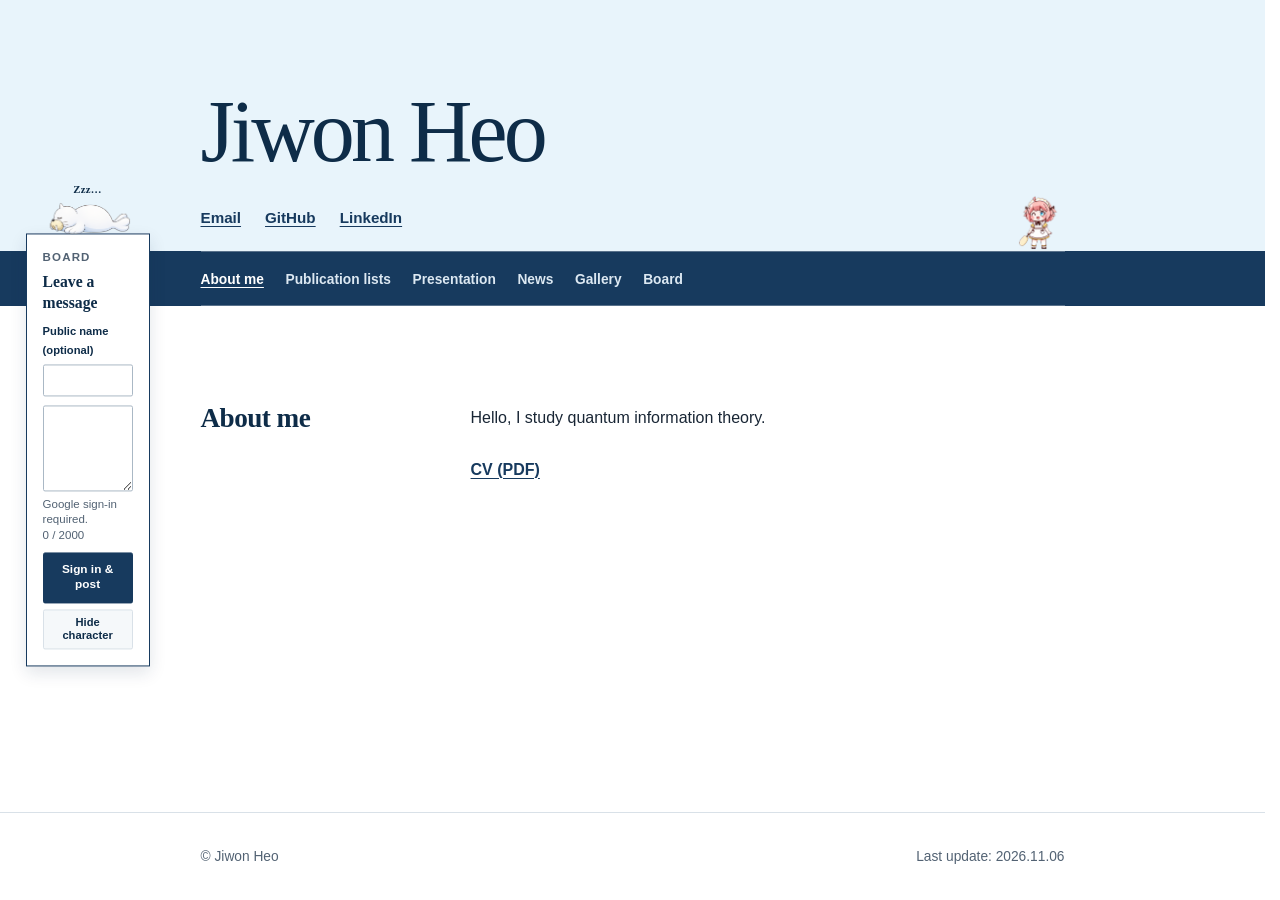
<file: about.html>
<!doctype html>
<html lang="en">
<head>
  <meta charset="utf-8">
  <meta name="viewport" content="width=device-width, initial-scale=1">
  <meta
    http-equiv="Content-Security-Policy"
    content="default-src 'self'; connect-src https://atdqvkkpnupphxrdoawq.supabase.co; base-uri 'none'; form-action 'self'; object-src 'none'; frame-src 'none'"
  >
  <meta
    name="description"
    content="About Jiwon Heo, a quantum information researcher at KAIST."
  >
  <meta name="theme-color" content="#173a5e">

  <title>About me | Jiwon Heo</title>

  <link rel="stylesheet" href="style.css?v=20260813-9">
  <link rel="preload" as="image" type="image/png" href="assets/seal-model-v2/sleeping-side.png?v=20260813-3" fetchpriority="high">
  <link rel="preload" as="image" type="image/png" href="assets/seal-model-v2/awake-side.png?v=20260813-3" fetchpriority="high">
  <link rel="preload" as="script" href="board.js?v=20260813-8">
  <link rel="preload" as="script" href="seal-bootstrap.js?v=20260813-1">
  <link rel="expect" href="#message-card-title" blocking="render">
</head>

<body>
  <a class="skip-link" href="#main-content">Skip to main content</a>

  <header class="title-block">
    <div class="title-panel">
      <div class="container">
        <h1><a class="site-title-link" href="index.html">Jiwon Heo</a></h1>

        <nav aria-label="Contact and academic profiles">
          <ul class="profile-links">
            <li><a href="mailto:4865sj@gmail.com">Email</a></li>
            <li>
              <a
                href="https://github.com/4865sj"
                aria-label="GitHub (opens in a new tab)"
                target="_blank"
                rel="noopener noreferrer"
              >GitHub</a>
            </li>
            <li>
              <a
                href="https://kr.linkedin.com/in/4865sj"
                aria-label="LinkedIn (opens in a new tab)"
                target="_blank"
                rel="noopener noreferrer"
              >LinkedIn</a>
            </li>
          </ul>
        </nav>
      </div>
    </div>

    <nav class="category-nav" aria-label="Pages">
      <div class="container">
        <ul class="category-links">
          <li><a href="about.html" aria-current="page">About me</a></li>
          <li><a href="publications.html">Publication lists</a></li>
          <li><a href="presentations.html">Presentation</a></li>
          <li><a href="news.html">News</a></li>
          <li><a href="gallery-test.html">Gallery</a></li>
          <li><a href="board.html">Board</a></li>
        </ul>
      </div>
    </nav>
  </header>

  <main id="main-content">
    <section class="content-section" aria-labelledby="about-title">
      <div class="section-layout container">
        <header class="section-heading">
          <h2 id="about-title">About me</h2>
        </header>

        <div class="section-content about-content">
          <p>Hello, I study quantum information theory.</p>
          <p class="about-links"><a href="cv.pdf">CV (PDF)</a></p>
        </div>
      </div>
    </section>
  </main>

  <aside class="message-card seal-enhanced" aria-labelledby="message-card-title">
    <button
      class="card-seal card-seal--sleeping card-seal--slot-2"
      type="button"
      aria-label="Wake the sleeping white seal"
      aria-hidden="true"
      tabindex="-1"
    >
      <span class="card-seal__zzz" aria-hidden="true">Zzz&hellip;</span>
      <span class="card-seal__alert" aria-hidden="true">!</span>
      <span class="card-seal__facing" aria-hidden="true">
        <span class="card-seal__sprite">
          <img
            class="card-seal__art card-seal__art--sleeping"
            src="assets/seal-model-v2/sleeping-side.png?v=20260813-3"
            alt=""
            width="724"
            height="543"
            decoding="sync"
            loading="eager"
            fetchpriority="high"
            draggable="false"
          >
          <img
            class="card-seal__art card-seal__art--awake card-seal__art--awake-tail"
            src="assets/seal-model-v2/awake-side.png?v=20260813-3"
            alt=""
            width="724"
            height="543"
            decoding="sync"
            loading="eager"
            fetchpriority="high"
            draggable="false"
          >
          <img
            class="card-seal__art card-seal__art--awake card-seal__art--awake-body"
            src="assets/seal-model-v2/awake-side.png?v=20260813-3"
            alt=""
            width="724"
            height="543"
            decoding="sync"
            loading="eager"
            fetchpriority="high"
            draggable="false"
          >
        </span>
      </span>
    </button>
    <script src="seal-bootstrap.js?v=20260813-1"></script>
    <div class="message-card-content">
    <p class="message-label">Board</p>
    <form
      class="message-form"
      action="board.html"
      method="post"
      data-message-form="top-level"
    >
      <label id="message-card-title" class="message-title" for="about-message">
        Leave a message
      </label>
      <textarea
        id="about-message"
        name="message"
        rows="4"
        maxlength="2000"
        aria-describedby="about-message-note about-message-count"
        data-message-body
        required
      ></textarea>
      <div class="message-form-meta">
        <span id="about-message-note" data-session-note>Google sign-in required.</span>
        <span id="about-message-count" data-message-count>0 / 2000</span>
      </div>
      <button
        class="button message-submit"
        type="submit"
        data-message-submit
        data-signed-in-label="Post to Board"
      >Sign in &amp; post</button>
      <p class="form-status" data-message-status role="status" aria-live="polite"></p>
    </form>
    </div>
    <span
      class="card-seal-status visually-hidden"
      role="status"
      aria-live="polite"
    ></span>
  </aside>

  <footer class="site-footer">
    <div class="footer-content container">
      <p>&copy; Jiwon Heo</p>
      <p>Last update: 2026.11.06</p>
    </div>
  </footer>

  <script src="board.js?v=20260813-8" defer></script>
</body>
</html>
</file>
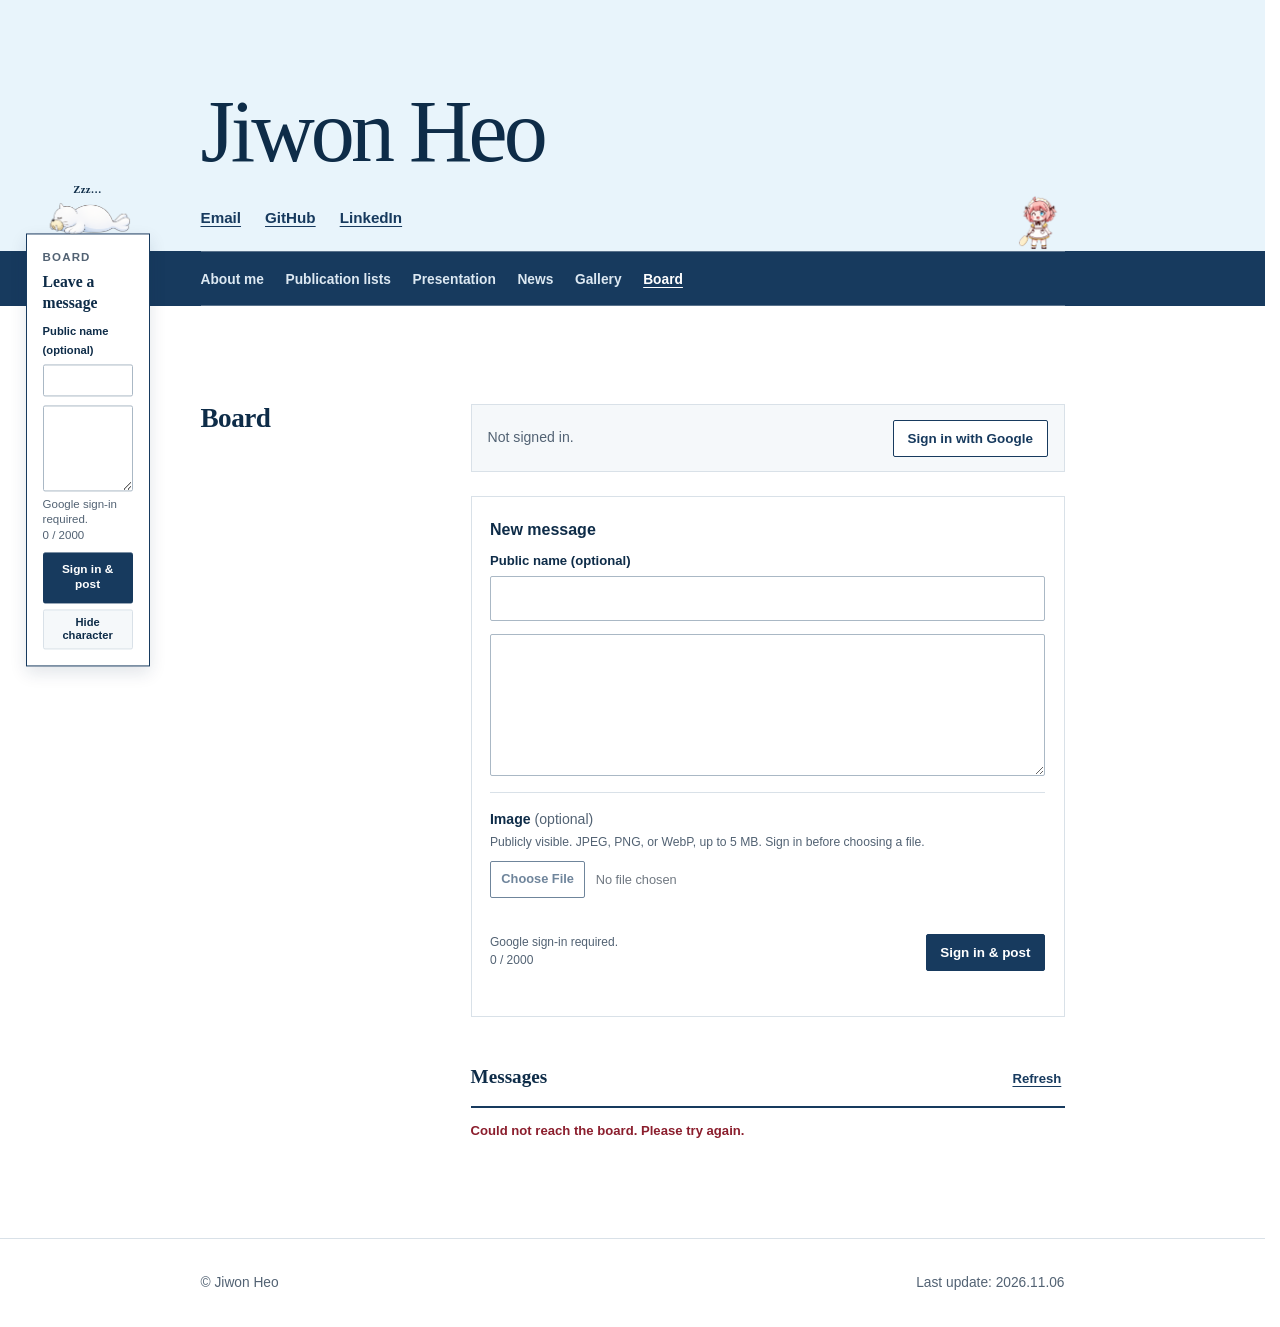
<file: board.html>
<!doctype html>
<html lang="en">
<head>
  <meta charset="utf-8">
  <meta name="viewport" content="width=device-width, initial-scale=1">
  <meta
    http-equiv="Content-Security-Policy"
    content="default-src 'self'; connect-src https://atdqvkkpnupphxrdoawq.supabase.co; img-src 'self' blob: https://atdqvkkpnupphxrdoawq.supabase.co; base-uri 'none'; form-action 'self'; object-src 'none'; frame-src 'none'"
  >
  <meta
    name="description"
    content="Public message board for Jiwon Heo's academic homepage."
  >
  <meta name="theme-color" content="#173a5e">

  <title>Board | Jiwon Heo</title>

  <link rel="stylesheet" href="style.css?v=20260813-9">
  <link rel="preload" as="image" type="image/png" href="assets/seal-model-v2/sleeping-side.png?v=20260813-3" fetchpriority="high">
  <link rel="preload" as="image" type="image/png" href="assets/seal-model-v2/awake-side.png?v=20260813-3" fetchpriority="high">
  <link rel="preload" as="script" href="board.js?v=20260813-8">
  <link rel="preload" as="script" href="seal-bootstrap.js?v=20260813-1">
  <link rel="expect" href="#message-card-title" blocking="render">
</head>

<body>
  <a class="skip-link" href="#main-content">Skip to main content</a>

  <header class="title-block">
    <div class="title-panel">
      <div class="container">
        <h1><a class="site-title-link" href="index.html">Jiwon Heo</a></h1>

        <nav aria-label="Contact and academic profiles">
          <ul class="profile-links">
            <li><a href="mailto:4865sj@gmail.com">Email</a></li>
            <li>
              <a
                href="https://github.com/4865sj"
                aria-label="GitHub (opens in a new tab)"
                target="_blank"
                rel="noopener noreferrer"
              >GitHub</a>
            </li>
            <li>
              <a
                href="https://kr.linkedin.com/in/4865sj"
                aria-label="LinkedIn (opens in a new tab)"
                target="_blank"
                rel="noopener noreferrer"
              >LinkedIn</a>
            </li>
          </ul>
        </nav>
      </div>
    </div>

    <nav class="category-nav" aria-label="Pages">
      <div class="container">
        <ul class="category-links">
          <li><a href="about.html">About me</a></li>
          <li><a href="publications.html">Publication lists</a></li>
          <li><a href="presentations.html">Presentation</a></li>
          <li><a href="news.html">News</a></li>
          <li><a href="gallery-test.html">Gallery</a></li>
          <li><a href="board.html" aria-current="page">Board</a></li>
        </ul>
      </div>
    </nav>
  </header>

  <main id="main-content">
    <section class="content-section" aria-labelledby="board-title">
      <div class="section-layout container">
        <header class="section-heading">
          <h2 id="board-title">Board</h2>
        </header>

        <div class="section-content board-content">
          <div class="board-account">
            <p data-auth-status role="status" aria-live="polite">Not signed in.</p>
            <button class="button button-secondary" type="button" data-auth-action>
              Sign in with Google
            </button>
          </div>

          <form
            class="board-composer"
            action="board.html"
            method="post"
            data-message-form="top-level"
          >
            <label for="new-board-message">New message</label>
            <textarea
              id="new-board-message"
              name="message"
              rows="5"
              maxlength="2000"
              aria-describedby="new-board-message-note new-board-message-count"
              data-message-body
              required
            ></textarea>
            <div class="image-upload-field" data-image-upload>
              <label for="new-board-image">Image <span>(optional)</span></label>
              <p id="new-board-image-note" class="image-upload-note">
                Publicly visible. JPEG, PNG, or WebP, up to 5 MB. Sign in before
                choosing a file.
              </p>
              <input
                id="new-board-image"
                name="image"
                type="file"
                accept=".jpg,.jpeg,.png,.webp,image/jpeg,image/png,image/webp"
                aria-describedby="new-board-image-note new-board-image-status"
                data-image-input
                disabled
              >
              <div class="image-preview" data-image-preview hidden>
                <img alt="Selected image preview" data-image-preview-image>
                <div>
                  <p data-image-summary>Selected image</p>
                  <button class="text-button" type="button" data-image-remove>
                    Remove image
                  </button>
                </div>
              </div>
              <p
                id="new-board-image-status"
                class="form-status"
                role="status"
                aria-live="polite"
                data-image-status
              ></p>
            </div>
            <div class="composer-footer">
              <div class="composer-meta">
                <span id="new-board-message-note" data-session-note>
                  Google sign-in required.
                </span>
                <span id="new-board-message-count" data-message-count>0 / 2000</span>
              </div>
              <button
                class="button"
                type="submit"
                data-message-submit
                data-signed-in-label="Post message"
              >Sign in &amp; post</button>
            </div>
            <p class="form-status" data-message-status role="status" aria-live="polite"></p>
          </form>

          <div class="board-feed-heading">
            <h3>Messages</h3>
            <button class="text-button" type="button" data-board-refresh>
              Refresh
            </button>
          </div>
          <p class="board-status" data-board-status role="status" aria-live="polite">
            Loading messages&hellip;
          </p>
          <ol class="board-list" data-board-list aria-label="Board messages"></ol>
          <p class="empty-note" data-board-empty hidden>
            No messages yet. You can start the conversation above.
          </p>
        </div>
      </div>
    </section>
  </main>

  <aside class="message-card seal-enhanced" aria-labelledby="message-card-title">
    <button
      class="card-seal card-seal--sleeping card-seal--slot-2"
      type="button"
      aria-label="Wake the sleeping white seal"
      aria-hidden="true"
      tabindex="-1"
    >
      <span class="card-seal__zzz" aria-hidden="true">Zzz&hellip;</span>
      <span class="card-seal__alert" aria-hidden="true">!</span>
      <span class="card-seal__facing" aria-hidden="true">
        <span class="card-seal__sprite">
          <img
            class="card-seal__art card-seal__art--sleeping"
            src="assets/seal-model-v2/sleeping-side.png?v=20260813-3"
            alt=""
            width="724"
            height="543"
            decoding="sync"
            loading="eager"
            fetchpriority="high"
            draggable="false"
          >
          <img
            class="card-seal__art card-seal__art--awake card-seal__art--awake-tail"
            src="assets/seal-model-v2/awake-side.png?v=20260813-3"
            alt=""
            width="724"
            height="543"
            decoding="sync"
            loading="eager"
            fetchpriority="high"
            draggable="false"
          >
          <img
            class="card-seal__art card-seal__art--awake card-seal__art--awake-body"
            src="assets/seal-model-v2/awake-side.png?v=20260813-3"
            alt=""
            width="724"
            height="543"
            decoding="sync"
            loading="eager"
            fetchpriority="high"
            draggable="false"
          >
        </span>
      </span>
    </button>
    <script src="seal-bootstrap.js?v=20260813-1"></script>
    <div class="message-card-content">
    <p class="message-label">Board</p>
    <form
      class="message-form"
      action="board.html"
      method="post"
      data-message-form="top-level"
    >
      <label
        id="message-card-title"
        class="message-title"
        for="board-toolbar-message"
      >Leave a message</label>
      <textarea
        id="board-toolbar-message"
        name="message"
        rows="4"
        maxlength="2000"
        aria-describedby="board-toolbar-message-note board-toolbar-message-count"
        data-message-body
        required
      ></textarea>
      <div class="message-form-meta">
        <span id="board-toolbar-message-note" data-session-note>
          Google sign-in required.
        </span>
        <span id="board-toolbar-message-count" data-message-count>0 / 2000</span>
      </div>
      <button
        class="button message-submit"
        type="submit"
        data-message-submit
        data-signed-in-label="Post to Board"
      >Sign in &amp; post</button>
      <p class="form-status" data-message-status role="status" aria-live="polite"></p>
    </form>
    </div>
    <span
      class="card-seal-status visually-hidden"
      role="status"
      aria-live="polite"
    ></span>
  </aside>

  <footer class="site-footer">
    <div class="footer-content container">
      <p>&copy; Jiwon Heo</p>
      <p>Last update: 2026.11.06</p>
    </div>
  </footer>

  <script src="board.js?v=20260813-8" defer></script>
</body>
</html>
</file>
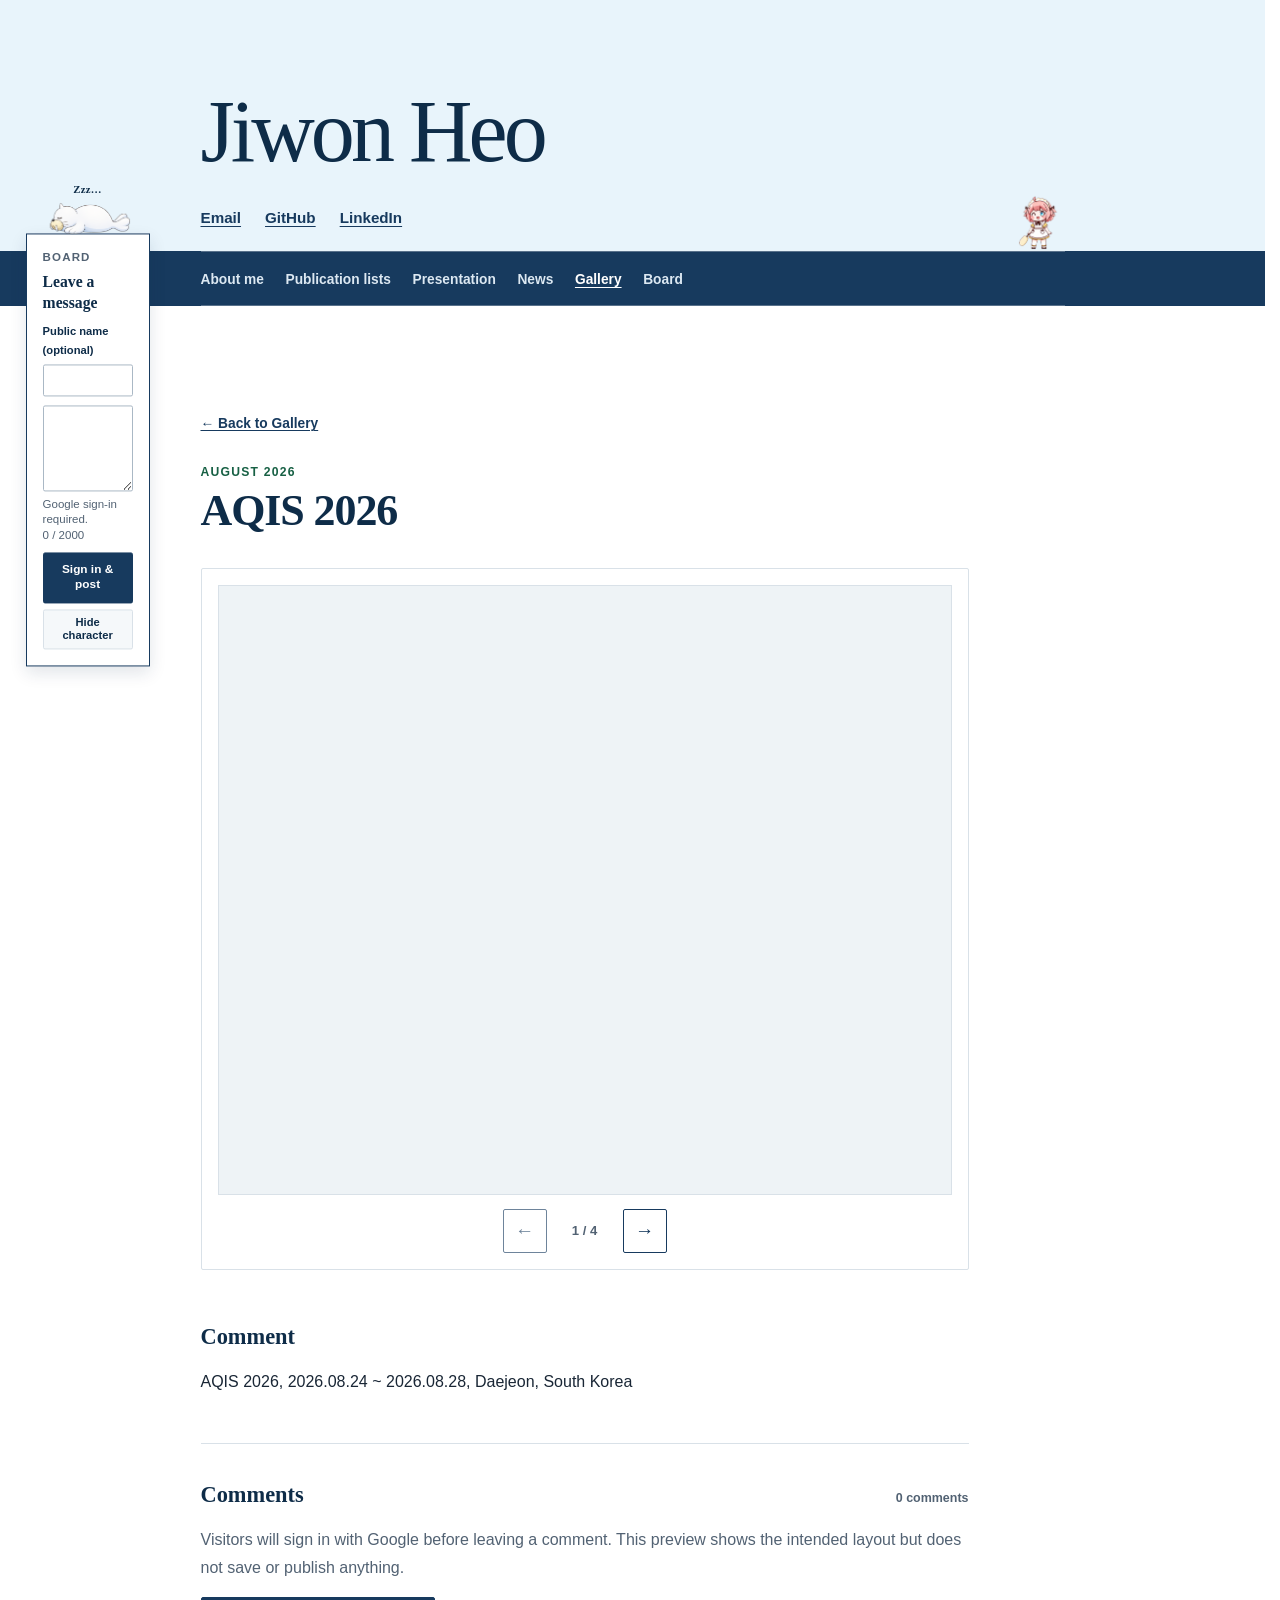
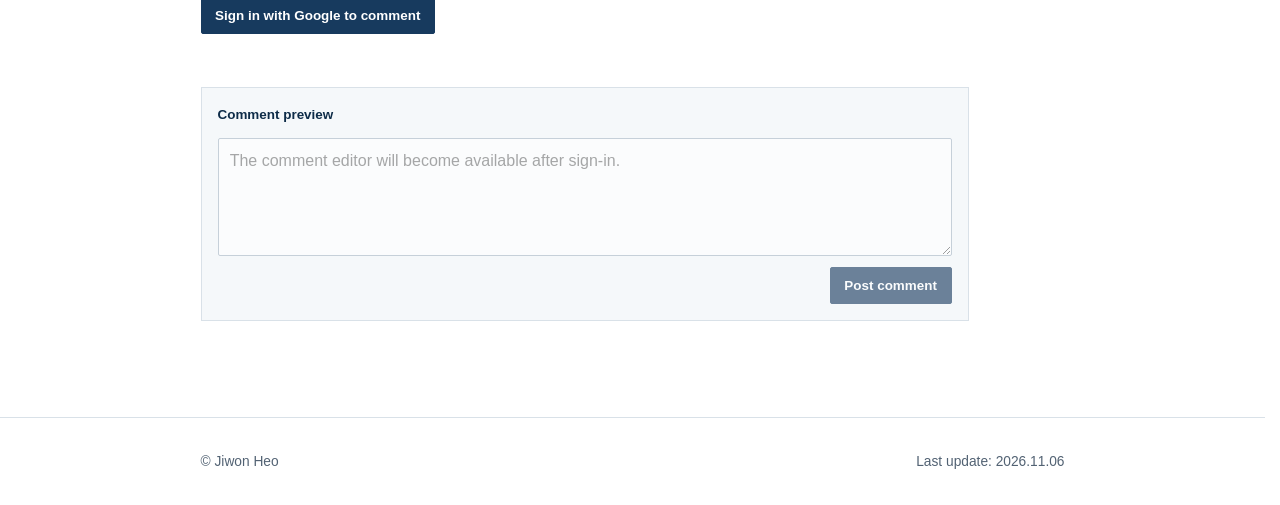
<file: gallery-test-album.html>
<!doctype html>
<html lang="en">
<head>
  <meta charset="utf-8">
  <meta name="viewport" content="width=device-width, initial-scale=1">
  <meta
    http-equiv="Content-Security-Policy"
    content="default-src 'self'; connect-src https://atdqvkkpnupphxrdoawq.supabase.co; base-uri 'none'; form-action 'self'; object-src 'none'; frame-src 'none'"
  >
  <meta
    name="description"
    content="Photos from AQIS 2026 in Daejeon, South Korea."
  >
  <meta name="theme-color" content="#173a5e">

  <title>AQIS 2026 | Gallery | Jiwon Heo</title>

  <link rel="stylesheet" href="style.css?v=20260813-9">
  <link rel="stylesheet" href="gallery-test.css?v=20260902-1">
  <link rel="preload" as="image" type="image/png" href="assets/seal-model-v2/sleeping-side.png?v=20260813-3" fetchpriority="high">
  <link rel="preload" as="image" type="image/png" href="assets/seal-model-v2/awake-side.png?v=20260813-3" fetchpriority="high">
  <link rel="preload" as="script" href="board.js?v=20260813-8">
  <link rel="preload" as="script" href="seal-bootstrap.js?v=20260813-1">
  <link rel="expect" href="#message-card-title" blocking="render">
</head>

<body class="gallery-prototype">
  <a class="skip-link" href="#main-content">Skip to main content</a>

  <header class="title-block">
    <div class="title-panel">
      <div class="container">
        <h1><a class="site-title-link" href="index.html">Jiwon Heo</a></h1>

        <nav aria-label="Contact and academic profiles">
          <ul class="profile-links">
            <li><a href="mailto:4865sj@gmail.com">Email</a></li>
            <li>
              <a
                href="https://github.com/4865sj"
                aria-label="GitHub (opens in a new tab)"
                target="_blank"
                rel="noopener noreferrer"
              >GitHub</a>
            </li>
            <li>
              <a
                href="https://kr.linkedin.com/in/4865sj"
                aria-label="LinkedIn (opens in a new tab)"
                target="_blank"
                rel="noopener noreferrer"
              >LinkedIn</a>
            </li>
          </ul>
        </nav>
      </div>
    </div>

    <nav class="category-nav" aria-label="Pages">
      <div class="container">
        <ul class="category-links">
          <li><a href="about.html">About me</a></li>
          <li><a href="publications.html">Publication lists</a></li>
          <li><a href="presentations.html">Presentation</a></li>
          <li><a href="news.html">News</a></li>
          <li><a href="gallery-test.html" aria-current="page">Gallery</a></li>
          <li><a href="board.html">Board</a></li>
        </ul>
      </div>
    </nav>
  </header>

  <main id="main-content">
    <article class="gallery-detail-section">
      <div class="container">
        <a class="gallery-back-link" href="gallery-test.html">&larr; Back to Gallery</a>

        <header class="gallery-detail-heading">
          <p class="gallery-kicker">August 2026</p>
          <h2>AQIS 2026</h2>
        </header>

        <section
          class="gallery-carousel"
          aria-label="AQIS 2026 photos"
          aria-roledescription="carousel"
          tabindex="0"
          data-gallery-carousel
        >
          <div class="gallery-carousel__viewport" data-gallery-swipe-area>
            <figure
              id="gallery-slide-1"
              class="gallery-slide"
              role="group"
              aria-roledescription="slide"
              aria-label="1 of 4"
              data-gallery-slide
            >
              <div class="gallery-slide__image-frame">
                <img
                  src="gallery-images/aqis-2026/01-title-slide.jpg"
                  alt="Jiwon Heo presenting the title slide at AQIS 2026 in Daejeon"
                  width="4000"
                  height="3000"
                  loading="eager"
                  decoding="async"
                  fetchpriority="high"
                >
              </div>
            </figure>

            <figure
              id="gallery-slide-2"
              class="gallery-slide"
              role="group"
              aria-roledescription="slide"
              aria-label="2 of 4"
              data-gallery-slide
              hidden
            >
              <div class="gallery-slide__image-frame">
                <img
                  src="assets/gallery-placeholder.svg"
                  data-gallery-src="gallery-images/aqis-2026/02-algorithm-description.jpg"
                  alt="Jiwon Heo explaining an algorithm during an AQIS 2026 presentation"
                  width="4080"
                  height="3072"
                  loading="lazy"
                  decoding="async"
                >
              </div>
            </figure>

            <figure
              id="gallery-slide-3"
              class="gallery-slide"
              role="group"
              aria-roledescription="slide"
              aria-label="3 of 4"
              data-gallery-slide
              hidden
            >
              <div class="gallery-slide__image-frame">
                <img
                  src="assets/gallery-placeholder.svg"
                  data-gallery-src="gallery-images/aqis-2026/03-closing-slide.jpg"
                  alt="Jiwon Heo concluding an AQIS 2026 presentation"
                  width="4080"
                  height="3072"
                  loading="lazy"
                  decoding="async"
                >
              </div>
            </figure>

            <figure
              id="gallery-slide-4"
              class="gallery-slide"
              role="group"
              aria-roledescription="slide"
              aria-label="4 of 4"
              data-gallery-slide
              hidden
            >
              <div class="gallery-slide__image-frame">
                <img
                  src="assets/gallery-placeholder.svg"
                  data-gallery-src="gallery-images/aqis-2026/04-open-questions-cropped.jpg"
                  alt="Jiwon Heo discussing open questions at AQIS 2026"
                  width="3072"
                  height="2304"
                  loading="lazy"
                  decoding="async"
                >
              </div>
            </figure>

          </div>

          <div class="gallery-carousel__controls">
            <div class="gallery-carousel__navigation">
              <button
                class="button button-secondary gallery-carousel__button"
                type="button"
                data-gallery-previous
                aria-disabled="true"
                aria-label="Previous photo"
              ><span aria-hidden="true">&larr;</span></button>
              <span class="gallery-carousel__counter" data-gallery-counter>1 / 4</span>
              <button
                class="button button-secondary gallery-carousel__button"
                type="button"
                data-gallery-next
                aria-disabled="false"
                aria-label="Next photo"
              ><span aria-hidden="true">&rarr;</span></button>
            </div>
          </div>

          <p class="visually-hidden" role="status" aria-live="polite" data-gallery-status></p>
        </section>

        <section class="gallery-album-comment" aria-labelledby="gallery-album-comment-title">
          <h3 id="gallery-album-comment-title">Comment</h3>
          <p>AQIS 2026, 2026.08.24 ~ 2026.08.28, Daejeon, South Korea</p>
        </section>

        <section class="gallery-comments" aria-labelledby="gallery-comments-title">
          <header class="gallery-comments__heading">
            <h3 id="gallery-comments-title">Comments</h3>
            <span>0 comments</span>
          </header>

          <p>
            Visitors will sign in with Google before leaving a comment. This preview shows
            the intended layout but does not save or publish anything.
          </p>

          <button class="button" type="button" data-gallery-preview-sign-in>
            Sign in with Google to comment
          </button>
          <p class="form-status" role="status" aria-live="polite" data-gallery-comment-status></p>

          <form class="gallery-comment-form" aria-label="Comment editor preview">
            <label for="gallery-test-comment">Comment preview</label>
            <textarea
              id="gallery-test-comment"
              rows="4"
              placeholder="The comment editor will become available after sign-in."
              disabled
            ></textarea>
            <button class="button" type="submit" disabled>Post comment</button>
          </form>
        </section>
      </div>
    </article>
  </main>

  <aside class="message-card seal-enhanced" aria-labelledby="message-card-title">
    <button
      class="card-seal card-seal--sleeping card-seal--slot-2"
      type="button"
      aria-label="Wake the sleeping white seal"
      aria-hidden="true"
      tabindex="-1"
    >
      <span class="card-seal__zzz" aria-hidden="true">Zzz&hellip;</span>
      <span class="card-seal__alert" aria-hidden="true">!</span>
      <span class="card-seal__facing" aria-hidden="true">
        <span class="card-seal__sprite">
          <img
            class="card-seal__art card-seal__art--sleeping"
            src="assets/seal-model-v2/sleeping-side.png?v=20260813-3"
            alt=""
            width="724"
            height="543"
            decoding="sync"
            loading="eager"
            fetchpriority="high"
            draggable="false"
          >
          <img
            class="card-seal__art card-seal__art--awake card-seal__art--awake-tail"
            src="assets/seal-model-v2/awake-side.png?v=20260813-3"
            alt=""
            width="724"
            height="543"
            decoding="sync"
            loading="eager"
            fetchpriority="high"
            draggable="false"
          >
          <img
            class="card-seal__art card-seal__art--awake card-seal__art--awake-body"
            src="assets/seal-model-v2/awake-side.png?v=20260813-3"
            alt=""
            width="724"
            height="543"
            decoding="sync"
            loading="eager"
            fetchpriority="high"
            draggable="false"
          >
        </span>
      </span>
    </button>
    <script src="seal-bootstrap.js?v=20260813-1"></script>
    <div class="message-card-content">
      <p class="message-label">Board</p>
      <form
        class="message-form"
        action="board.html"
        method="post"
        data-message-form="top-level"
      >
        <label id="message-card-title" class="message-title" for="gallery-album-board-message">
          Leave a message
        </label>
        <textarea
          id="gallery-album-board-message"
          name="message"
          rows="4"
          maxlength="2000"
          aria-describedby="gallery-album-board-message-note gallery-album-board-message-count"
          data-message-body
          required
        ></textarea>
        <div class="message-form-meta">
          <span id="gallery-album-board-message-note" data-session-note>Google sign-in required.</span>
          <span id="gallery-album-board-message-count" data-message-count>0 / 2000</span>
        </div>
        <button
          class="button message-submit"
          type="submit"
          data-message-submit
          data-signed-in-label="Post to Board"
        >Sign in &amp; post</button>
        <p class="form-status" data-message-status role="status" aria-live="polite"></p>
      </form>
    </div>
    <span
      class="card-seal-status visually-hidden"
      role="status"
      aria-live="polite"
    ></span>
  </aside>

  <footer class="site-footer">
    <div class="footer-content container">
      <p>&copy; Jiwon Heo</p>
      <p>Last update: 2026.11.06</p>
    </div>
  </footer>

  <script src="gallery-test.js?v=20260901-2" defer></script>
  <script src="board.js?v=20260813-8" defer></script>
</body>
</html>
</file>
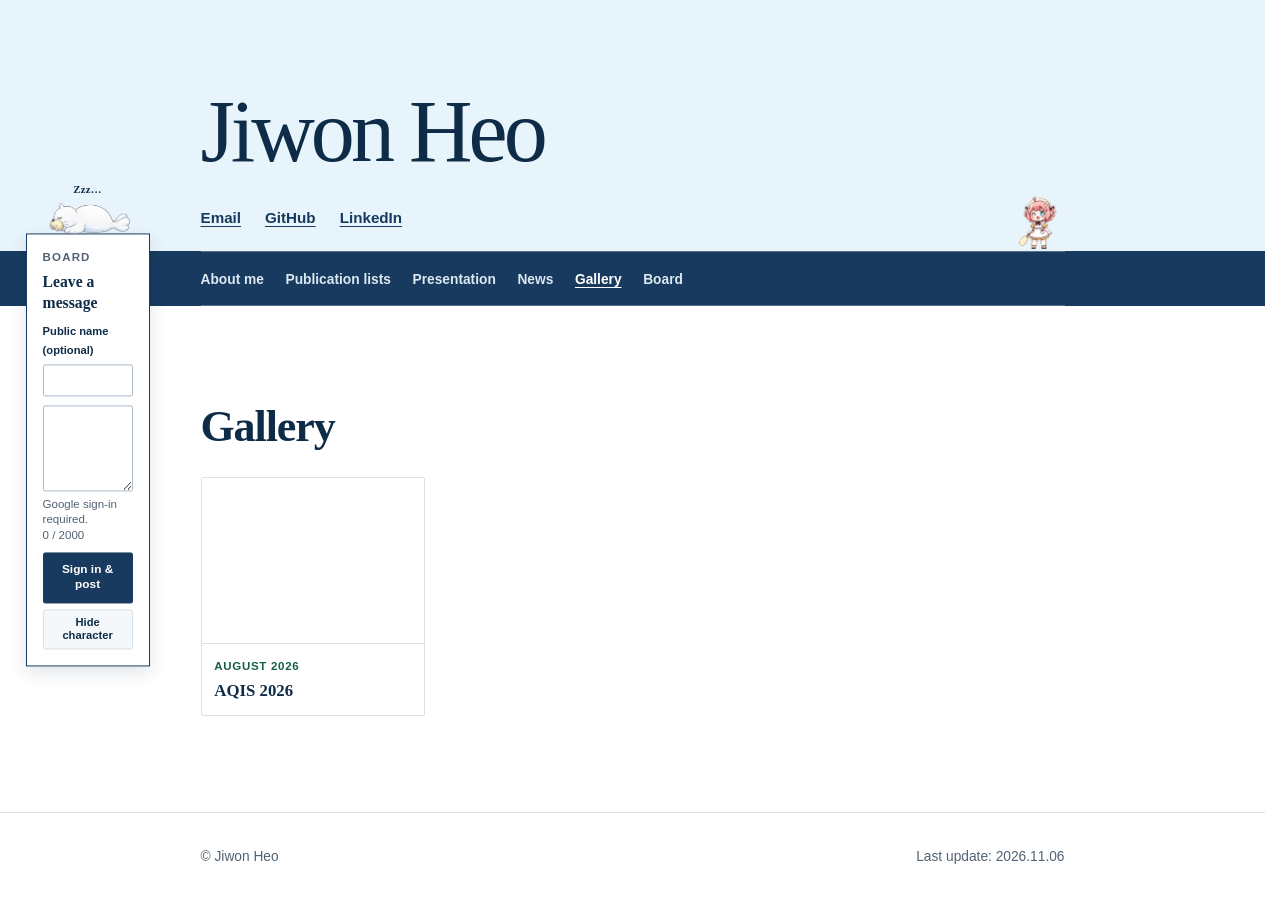
<file: gallery-test.html>
<!doctype html>
<html lang="en">
<head>
  <meta charset="utf-8">
  <meta name="viewport" content="width=device-width, initial-scale=1">
  <meta
    http-equiv="Content-Security-Policy"
    content="default-src 'self'; connect-src https://atdqvkkpnupphxrdoawq.supabase.co; base-uri 'none'; form-action 'self'; object-src 'none'; frame-src 'none'"
  >
  <meta
    name="description"
    content="Conference and research gallery of Jiwon Heo."
  >
  <meta name="theme-color" content="#173a5e">

  <title>Gallery | Jiwon Heo</title>

  <link rel="stylesheet" href="style.css?v=20260813-9">
  <link rel="stylesheet" href="gallery-test.css?v=20260902-1">
  <link rel="preload" as="image" type="image/png" href="assets/seal-model-v2/sleeping-side.png?v=20260813-3" fetchpriority="high">
  <link rel="preload" as="image" type="image/png" href="assets/seal-model-v2/awake-side.png?v=20260813-3" fetchpriority="high">
  <link rel="preload" as="script" href="board.js?v=20260813-8">
  <link rel="preload" as="script" href="seal-bootstrap.js?v=20260813-1">
  <link rel="expect" href="#message-card-title" blocking="render">
</head>

<body class="gallery-prototype">
  <a class="skip-link" href="#main-content">Skip to main content</a>

  <header class="title-block">
    <div class="title-panel">
      <div class="container">
        <h1><a class="site-title-link" href="index.html">Jiwon Heo</a></h1>

        <nav aria-label="Contact and academic profiles">
          <ul class="profile-links">
            <li><a href="mailto:4865sj@gmail.com">Email</a></li>
            <li>
              <a
                href="https://github.com/4865sj"
                aria-label="GitHub (opens in a new tab)"
                target="_blank"
                rel="noopener noreferrer"
              >GitHub</a>
            </li>
            <li>
              <a
                href="https://kr.linkedin.com/in/4865sj"
                aria-label="LinkedIn (opens in a new tab)"
                target="_blank"
                rel="noopener noreferrer"
              >LinkedIn</a>
            </li>
          </ul>
        </nav>
      </div>
    </div>

    <nav class="category-nav" aria-label="Pages">
      <div class="container">
        <ul class="category-links">
          <li><a href="about.html">About me</a></li>
          <li><a href="publications.html">Publication lists</a></li>
          <li><a href="presentations.html">Presentation</a></li>
          <li><a href="news.html">News</a></li>
          <li><a href="gallery-test.html" aria-current="page">Gallery</a></li>
          <li><a href="board.html">Board</a></li>
        </ul>
      </div>
    </nav>
  </header>

  <main id="main-content">
    <section class="gallery-index-section" aria-labelledby="gallery-title">
      <div class="container">
        <header class="gallery-page-heading">
          <h2 id="gallery-title">Gallery</h2>
        </header>

        <ul class="gallery-album-grid">
          <li>
            <article class="gallery-album-card">
              <a class="gallery-album-card__link" href="gallery-test-album.html">
                <div class="gallery-album-card__cover">
                  <img
                    src="gallery-images/aqis-2026/01-title-slide.jpg"
                    alt="Jiwon Heo presenting the title slide at AQIS 2026 in Daejeon"
                    width="4000"
                    height="3000"
                    loading="eager"
                    decoding="async"
                  >
                </div>
                <div class="gallery-album-card__body">
                  <time datetime="2026-08">August 2026</time>
                  <h3>AQIS 2026</h3>
                </div>
              </a>
            </article>
          </li>
        </ul>
      </div>
    </section>
  </main>

  <aside class="message-card seal-enhanced" aria-labelledby="message-card-title">
    <button
      class="card-seal card-seal--sleeping card-seal--slot-2"
      type="button"
      aria-label="Wake the sleeping white seal"
      aria-hidden="true"
      tabindex="-1"
    >
      <span class="card-seal__zzz" aria-hidden="true">Zzz&hellip;</span>
      <span class="card-seal__alert" aria-hidden="true">!</span>
      <span class="card-seal__facing" aria-hidden="true">
        <span class="card-seal__sprite">
          <img
            class="card-seal__art card-seal__art--sleeping"
            src="assets/seal-model-v2/sleeping-side.png?v=20260813-3"
            alt=""
            width="724"
            height="543"
            decoding="sync"
            loading="eager"
            fetchpriority="high"
            draggable="false"
          >
          <img
            class="card-seal__art card-seal__art--awake card-seal__art--awake-tail"
            src="assets/seal-model-v2/awake-side.png?v=20260813-3"
            alt=""
            width="724"
            height="543"
            decoding="sync"
            loading="eager"
            fetchpriority="high"
            draggable="false"
          >
          <img
            class="card-seal__art card-seal__art--awake card-seal__art--awake-body"
            src="assets/seal-model-v2/awake-side.png?v=20260813-3"
            alt=""
            width="724"
            height="543"
            decoding="sync"
            loading="eager"
            fetchpriority="high"
            draggable="false"
          >
        </span>
      </span>
    </button>
    <script src="seal-bootstrap.js?v=20260813-1"></script>
    <div class="message-card-content">
      <p class="message-label">Board</p>
      <form
        class="message-form"
        action="board.html"
        method="post"
        data-message-form="top-level"
      >
        <label id="message-card-title" class="message-title" for="gallery-board-message">
          Leave a message
        </label>
        <textarea
          id="gallery-board-message"
          name="message"
          rows="4"
          maxlength="2000"
          aria-describedby="gallery-board-message-note gallery-board-message-count"
          data-message-body
          required
        ></textarea>
        <div class="message-form-meta">
          <span id="gallery-board-message-note" data-session-note>Google sign-in required.</span>
          <span id="gallery-board-message-count" data-message-count>0 / 2000</span>
        </div>
        <button
          class="button message-submit"
          type="submit"
          data-message-submit
          data-signed-in-label="Post to Board"
        >Sign in &amp; post</button>
        <p class="form-status" data-message-status role="status" aria-live="polite"></p>
      </form>
    </div>
    <span
      class="card-seal-status visually-hidden"
      role="status"
      aria-live="polite"
    ></span>
  </aside>

  <footer class="site-footer">
    <div class="footer-content container">
      <p>&copy; Jiwon Heo</p>
      <p>Last update: 2026.11.06</p>
    </div>
  </footer>

  <script src="board.js?v=20260813-8" defer></script>
</body>
</html>
</file>
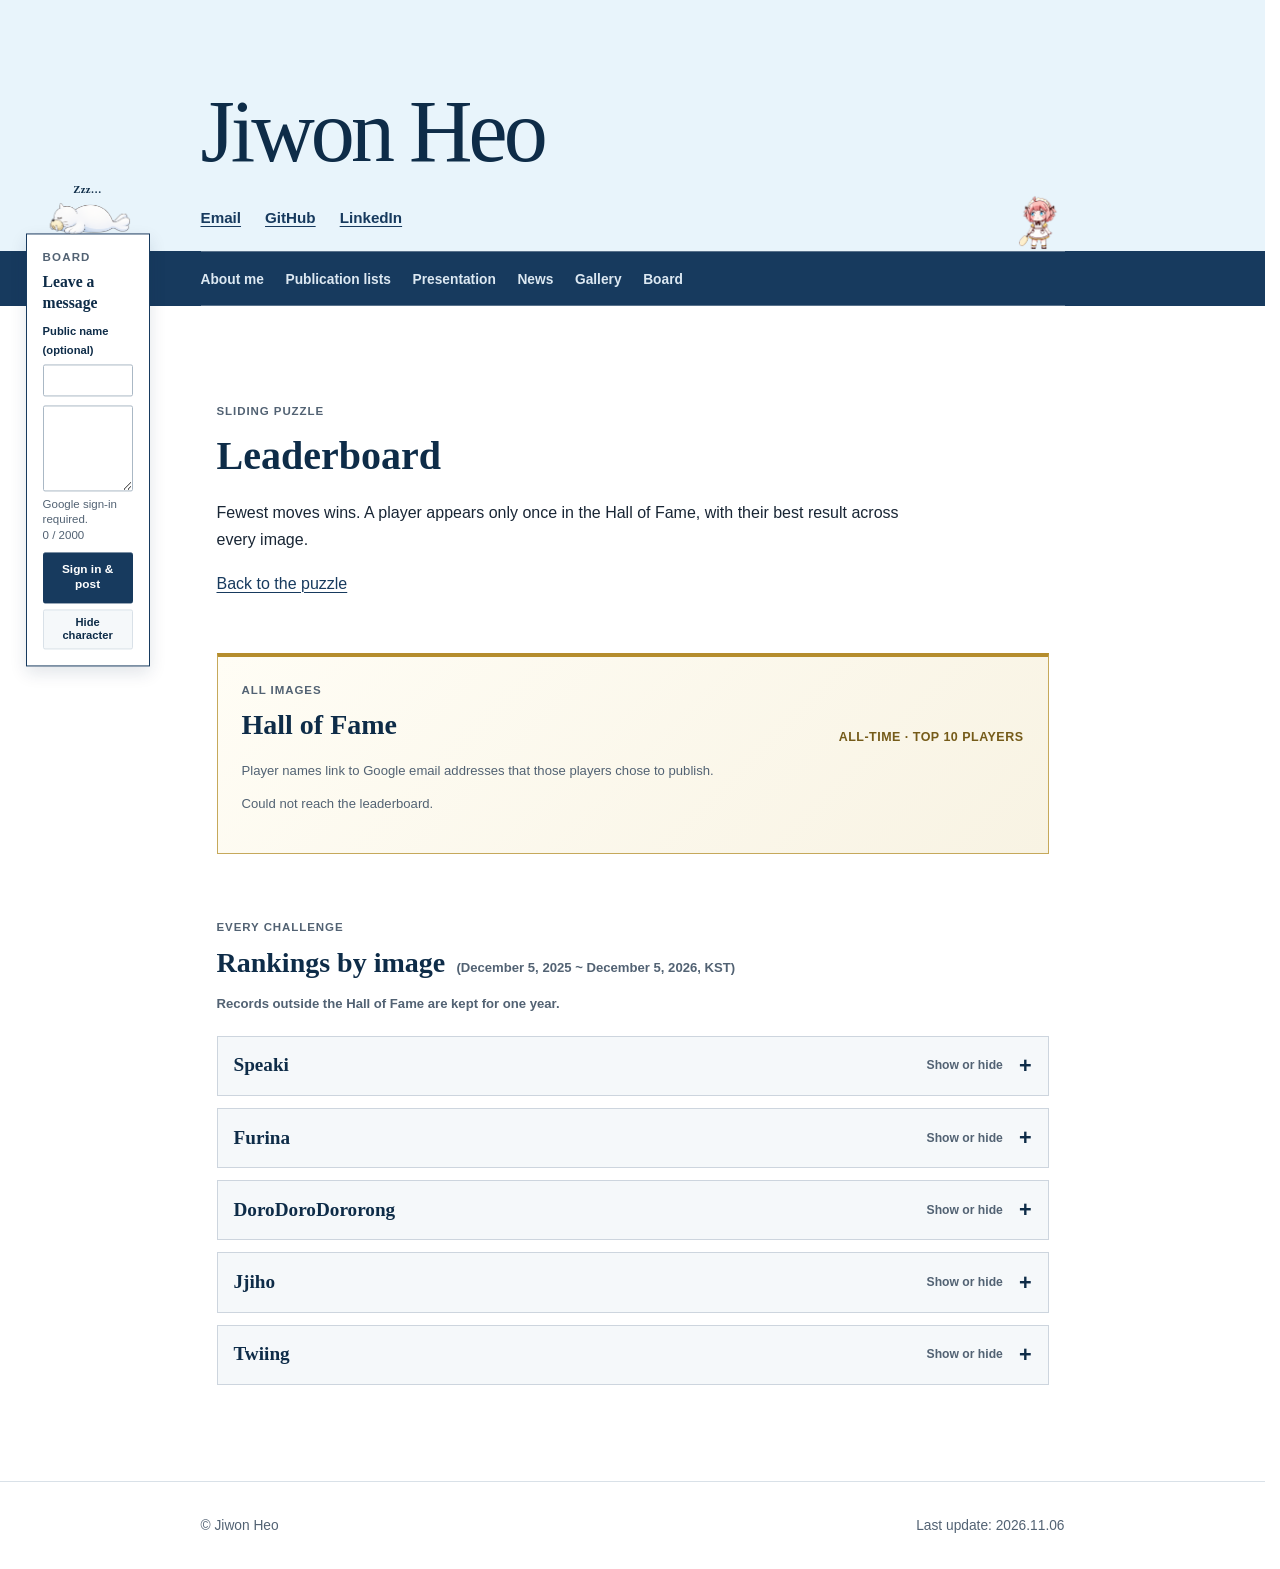
<file: leaderboard.html>
<!doctype html>
<html lang="en">
<head>
  <meta charset="utf-8">
  <meta name="viewport" content="width=device-width, initial-scale=1">
  <meta
    http-equiv="Content-Security-Policy"
    content="default-src 'self'; connect-src https://atdqvkkpnupphxrdoawq.supabase.co; base-uri 'none'; form-action 'self'; object-src 'none'; frame-src 'none'"
  >
  <meta name="description" content="Sliding puzzle hall of fame and rankings by image.">
  <meta name="theme-color" content="#173a5e">
  <title>Sliding puzzle leaderboard | Jiwon Heo</title>
  <link rel="stylesheet" href="style.css?v=20260813-9">
  <link rel="preload" as="image" type="image/png" href="assets/seal-model-v2/sleeping-side.png?v=20260813-3" fetchpriority="high">
  <link rel="preload" as="image" type="image/png" href="assets/seal-model-v2/awake-side.png?v=20260813-3" fetchpriority="high">
  <link rel="preload" as="script" href="board.js?v=20260813-8">
  <link rel="preload" as="script" href="seal-bootstrap.js?v=20260813-1">
  <link rel="expect" href="#message-card-title" blocking="render">
</head>

<body>
  <a class="skip-link" href="#main-content">Skip to main content</a>

  <header class="title-block">
    <div class="title-panel">
      <div class="container">
        <h1><a class="site-title-link" href="index.html">Jiwon Heo</a></h1>
        <nav aria-label="Contact and academic profiles">
          <ul class="profile-links">
            <li><a href="mailto:4865sj@gmail.com">Email</a></li>
            <li><a href="https://github.com/4865sj" target="_blank" rel="noopener noreferrer">GitHub</a></li>
            <li><a href="https://kr.linkedin.com/in/4865sj" target="_blank" rel="noopener noreferrer">LinkedIn</a></li>
          </ul>
        </nav>
      </div>
    </div>
    <nav class="category-nav" aria-label="Pages">
      <div class="container">
        <ul class="category-links">
          <li><a href="about.html">About me</a></li>
          <li><a href="publications.html">Publication lists</a></li>
          <li><a href="presentations.html">Presentation</a></li>
          <li><a href="news.html">News</a></li>
          <li><a href="gallery-test.html">Gallery</a></li>
          <li><a href="board.html">Board</a></li>
        </ul>
      </div>
    </nav>
  </header>

  <main id="main-content">
    <section class="leaderboard-page" aria-labelledby="leaderboard-page-title">
      <div class="leaderboard-page-content container">
        <header class="leaderboard-page-header">
          <p class="puzzle-kicker">Sliding puzzle</p>
          <h2 id="leaderboard-page-title">Leaderboard</h2>
          <p>Fewest moves wins. A player appears only once in the Hall of Fame, with their best result across every image.</p>
          <p><a href="index.html#puzzle-title">Back to the puzzle</a></p>
        </header>

        <section class="hall-of-fame" aria-labelledby="hall-of-fame-title" data-hall-of-fame aria-busy="true">
          <div class="leaderboard-section-heading">
            <div>
              <p class="puzzle-kicker">All images</p>
              <h3 id="hall-of-fame-title">Hall of Fame</h3>
            </div>
            <span>All-time · Top 10 players</span>
          </div>
          <p class="leaderboard-privacy-note">Player names link to Google email addresses that those players chose to publish.</p>
          <p class="leaderboard-page-status" role="status" aria-live="polite" data-hall-status>Loading Hall of Fame…</p>
          <div class="leaderboard-page-table-wrap">
            <table class="leaderboard-page-table leaderboard-hall-table" data-hall-table hidden>
              <caption class="visually-hidden">Top ten sliding puzzle players across every image</caption>
              <thead><tr><th scope="col">Rank</th><th scope="col">Name</th><th scope="col">Image</th><th scope="col">Moves</th><th scope="col">Registered (KST)</th></tr></thead>
              <tbody data-hall-body></tbody>
            </table>
          </div>
        </section>

        <section class="image-rankings" aria-labelledby="image-rankings-title">
          <header class="image-rankings-heading">
            <p class="puzzle-kicker">Every challenge</p>
            <div class="image-rankings-title-row">
              <h3 id="image-rankings-title">Rankings by image</h3>
              <p class="image-rankings-period" data-image-ranking-period></p>
            </div>
            <p class="image-rankings-retention">Records outside the Hall of Fame are kept for one year.</p>
          </header>
          <div class="image-ranking-list" data-image-ranking-list aria-busy="true"></div>
        </section>
      </div>
    </section>
  </main>

  <aside class="message-card seal-enhanced" aria-labelledby="message-card-title">
    <button
      class="card-seal card-seal--sleeping card-seal--slot-2"
      type="button"
      aria-label="Wake the sleeping white seal"
      aria-hidden="true"
      tabindex="-1"
    >
      <span class="card-seal__zzz" aria-hidden="true">Zzz&hellip;</span>
      <span class="card-seal__alert" aria-hidden="true">!</span>
      <span class="card-seal__facing" aria-hidden="true">
        <span class="card-seal__sprite">
          <img
            class="card-seal__art card-seal__art--sleeping"
            src="assets/seal-model-v2/sleeping-side.png?v=20260813-3"
            alt=""
            width="724"
            height="543"
            decoding="sync"
            loading="eager"
            fetchpriority="high"
            draggable="false"
          >
          <img
            class="card-seal__art card-seal__art--awake card-seal__art--awake-tail"
            src="assets/seal-model-v2/awake-side.png?v=20260813-3"
            alt=""
            width="724"
            height="543"
            decoding="sync"
            loading="eager"
            fetchpriority="high"
            draggable="false"
          >
          <img
            class="card-seal__art card-seal__art--awake card-seal__art--awake-body"
            src="assets/seal-model-v2/awake-side.png?v=20260813-3"
            alt=""
            width="724"
            height="543"
            decoding="sync"
            loading="eager"
            fetchpriority="high"
            draggable="false"
          >
        </span>
      </span>
    </button>
    <script src="seal-bootstrap.js?v=20260813-1"></script>
    <div class="message-card-content">
    <p class="message-label">Board</p>
    <form class="message-form" action="board.html" method="post" data-message-form="top-level">
      <label id="message-card-title" class="message-title" for="leaderboard-message">Leave a message</label>
      <textarea
        id="leaderboard-message"
        name="message"
        rows="4"
        maxlength="2000"
        aria-describedby="leaderboard-message-note leaderboard-message-count"
        data-message-body
        required
      ></textarea>
      <div class="message-form-meta">
        <span id="leaderboard-message-note" data-session-note>Google sign-in required.</span>
        <span id="leaderboard-message-count" data-message-count>0 / 2000</span>
      </div>
      <button class="button message-submit" type="submit" data-message-submit data-signed-in-label="Post to Board">Sign in &amp; post</button>
      <p class="form-status" data-message-status role="status" aria-live="polite"></p>
    </form>
    </div>
    <span
      class="card-seal-status visually-hidden"
      role="status"
      aria-live="polite"
    ></span>
  </aside>

  <footer class="site-footer">
    <div class="footer-content container">
      <p>&copy; Jiwon Heo</p>
      <p>Last update: 2026.11.06</p>
    </div>
  </footer>

  <script src="leaderboard.js" defer></script>
  <script src="board.js?v=20260813-8" defer></script>
</body>
</html>
</file>
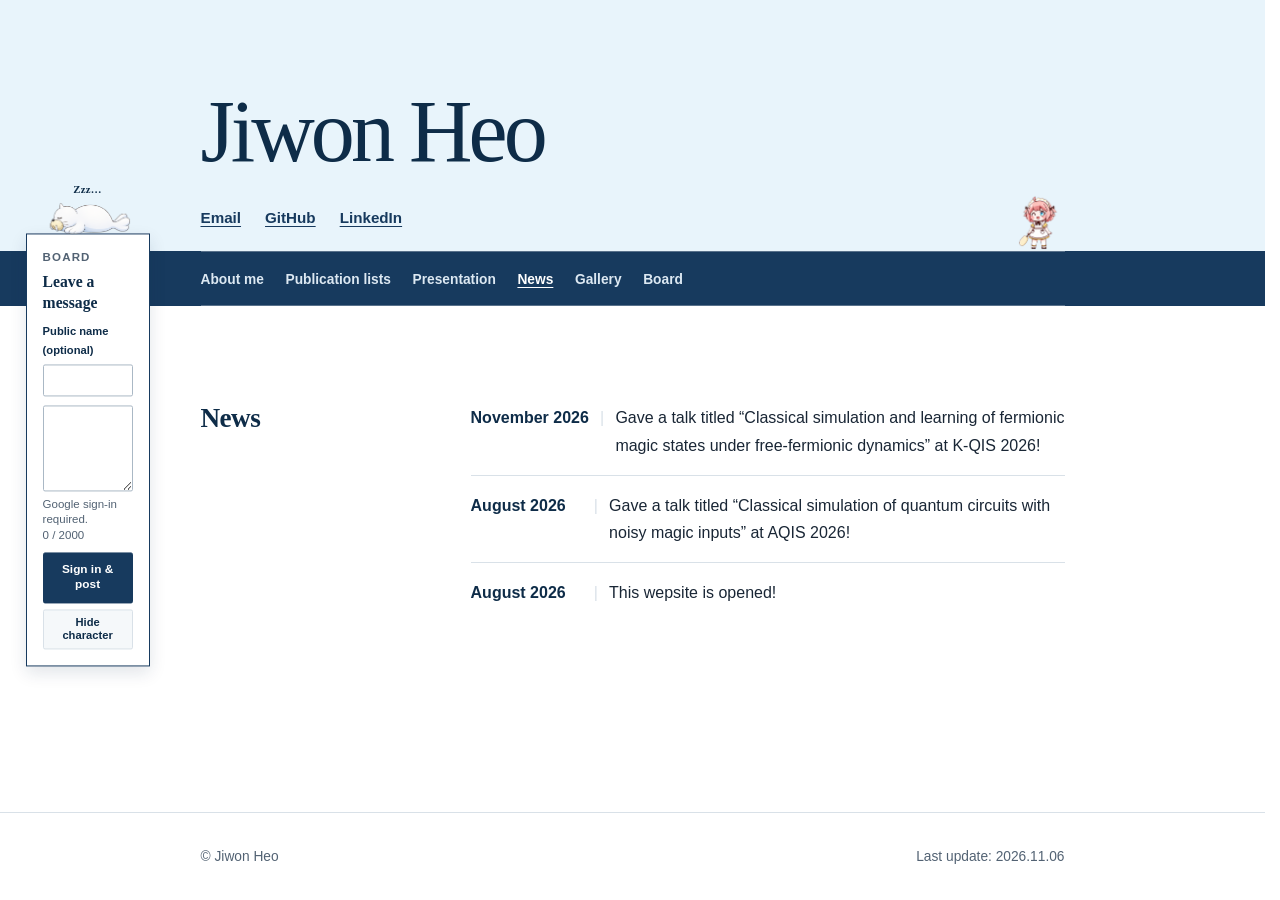
<file: news.html>
<!doctype html>
<html lang="en">
<head>
  <meta charset="utf-8">
  <meta name="viewport" content="width=device-width, initial-scale=1">
  <meta
    http-equiv="Content-Security-Policy"
    content="default-src 'self'; connect-src https://atdqvkkpnupphxrdoawq.supabase.co; base-uri 'none'; form-action 'self'; object-src 'none'; frame-src 'none'"
  >
  <meta
    name="description"
    content="News from Jiwon Heo."
  >
  <meta name="theme-color" content="#173a5e">

  <title>News | Jiwon Heo</title>

  <link rel="stylesheet" href="style.css?v=20260813-9">
  <link rel="preload" as="image" type="image/png" href="assets/seal-model-v2/sleeping-side.png?v=20260813-3" fetchpriority="high">
  <link rel="preload" as="image" type="image/png" href="assets/seal-model-v2/awake-side.png?v=20260813-3" fetchpriority="high">
  <link rel="preload" as="script" href="board.js?v=20260813-8">
  <link rel="preload" as="script" href="seal-bootstrap.js?v=20260813-1">
  <link rel="expect" href="#message-card-title" blocking="render">
</head>

<body>
  <a class="skip-link" href="#main-content">Skip to main content</a>

  <header class="title-block">
    <div class="title-panel">
      <div class="container">
        <h1><a class="site-title-link" href="index.html">Jiwon Heo</a></h1>

        <nav aria-label="Contact and academic profiles">
          <ul class="profile-links">
            <li><a href="mailto:4865sj@gmail.com">Email</a></li>
            <li>
              <a
                href="https://github.com/4865sj"
                aria-label="GitHub (opens in a new tab)"
                target="_blank"
                rel="noopener noreferrer"
              >GitHub</a>
            </li>
            <li>
              <a
                href="https://kr.linkedin.com/in/4865sj"
                aria-label="LinkedIn (opens in a new tab)"
                target="_blank"
                rel="noopener noreferrer"
              >LinkedIn</a>
            </li>
          </ul>
        </nav>
      </div>
    </div>

    <nav class="category-nav" aria-label="Pages">
      <div class="container">
        <ul class="category-links">
          <li><a href="about.html">About me</a></li>
          <li><a href="publications.html">Publication lists</a></li>
          <li><a href="presentations.html">Presentation</a></li>
          <li><a href="news.html" aria-current="page">News</a></li>
          <li><a href="gallery-test.html">Gallery</a></li>
          <li><a href="board.html">Board</a></li>
        </ul>
      </div>
    </nav>
  </header>

  <main id="main-content">
    <section class="content-section" aria-labelledby="news-title">
      <div class="section-layout container">
        <header class="section-heading">
          <h2 id="news-title">News</h2>
        </header>

        <div class="section-content">
          <ol class="news-list">
            <li>
              <time class="news-date" datetime="2026-11">November 2026</time>
              <span class="news-separator" aria-hidden="true">|</span>
              <p class="news-content">
                Gave a talk titled “Classical simulation and learning of fermionic magic states under free-fermionic dynamics” at K-QIS 2026!
              </p>
            </li>
            <li>
              <time class="news-date" datetime="2026-08">August 2026</time>
              <span class="news-separator" aria-hidden="true">|</span>
              <p class="news-content">
                Gave a talk titled “Classical simulation of quantum circuits with noisy magic inputs” at AQIS 2026!
              </p>
            </li>
            <li>
              <time class="news-date" datetime="2026-08">August 2026</time>
              <span class="news-separator" aria-hidden="true">|</span>
              <p class="news-content">This wepsite is opened!</p>
            </li>
          </ol>
        </div>
      </div>
    </section>
  </main>

  <aside class="message-card seal-enhanced" aria-labelledby="message-card-title">
    <button
      class="card-seal card-seal--sleeping card-seal--slot-2"
      type="button"
      aria-label="Wake the sleeping white seal"
      aria-hidden="true"
      tabindex="-1"
    >
      <span class="card-seal__zzz" aria-hidden="true">Zzz&hellip;</span>
      <span class="card-seal__alert" aria-hidden="true">!</span>
      <span class="card-seal__facing" aria-hidden="true">
        <span class="card-seal__sprite">
          <img
            class="card-seal__art card-seal__art--sleeping"
            src="assets/seal-model-v2/sleeping-side.png?v=20260813-3"
            alt=""
            width="724"
            height="543"
            decoding="sync"
            loading="eager"
            fetchpriority="high"
            draggable="false"
          >
          <img
            class="card-seal__art card-seal__art--awake card-seal__art--awake-tail"
            src="assets/seal-model-v2/awake-side.png?v=20260813-3"
            alt=""
            width="724"
            height="543"
            decoding="sync"
            loading="eager"
            fetchpriority="high"
            draggable="false"
          >
          <img
            class="card-seal__art card-seal__art--awake card-seal__art--awake-body"
            src="assets/seal-model-v2/awake-side.png?v=20260813-3"
            alt=""
            width="724"
            height="543"
            decoding="sync"
            loading="eager"
            fetchpriority="high"
            draggable="false"
          >
        </span>
      </span>
    </button>
    <script src="seal-bootstrap.js?v=20260813-1"></script>
    <div class="message-card-content">
    <p class="message-label">Board</p>
    <form
      class="message-form"
      action="board.html"
      method="post"
      data-message-form="top-level"
    >
      <label
        id="message-card-title"
        class="message-title"
        for="news-message"
      >Leave a message</label>
      <textarea
        id="news-message"
        name="message"
        rows="4"
        maxlength="2000"
        aria-describedby="news-message-note news-message-count"
        data-message-body
        required
      ></textarea>
      <div class="message-form-meta">
        <span id="news-message-note" data-session-note>
          Google sign-in required.
        </span>
        <span id="news-message-count" data-message-count>0 / 2000</span>
      </div>
      <button
        class="button message-submit"
        type="submit"
        data-message-submit
        data-signed-in-label="Post to Board"
      >Sign in &amp; post</button>
      <p class="form-status" data-message-status role="status" aria-live="polite"></p>
    </form>
    </div>
    <span
      class="card-seal-status visually-hidden"
      role="status"
      aria-live="polite"
    ></span>
  </aside>

  <footer class="site-footer">
    <div class="footer-content container">
      <p>&copy; Jiwon Heo</p>
      <p>Last update: 2026.11.06</p>
    </div>
  </footer>

  <script src="board.js?v=20260813-8" defer></script>
</body>
</html>
</file>
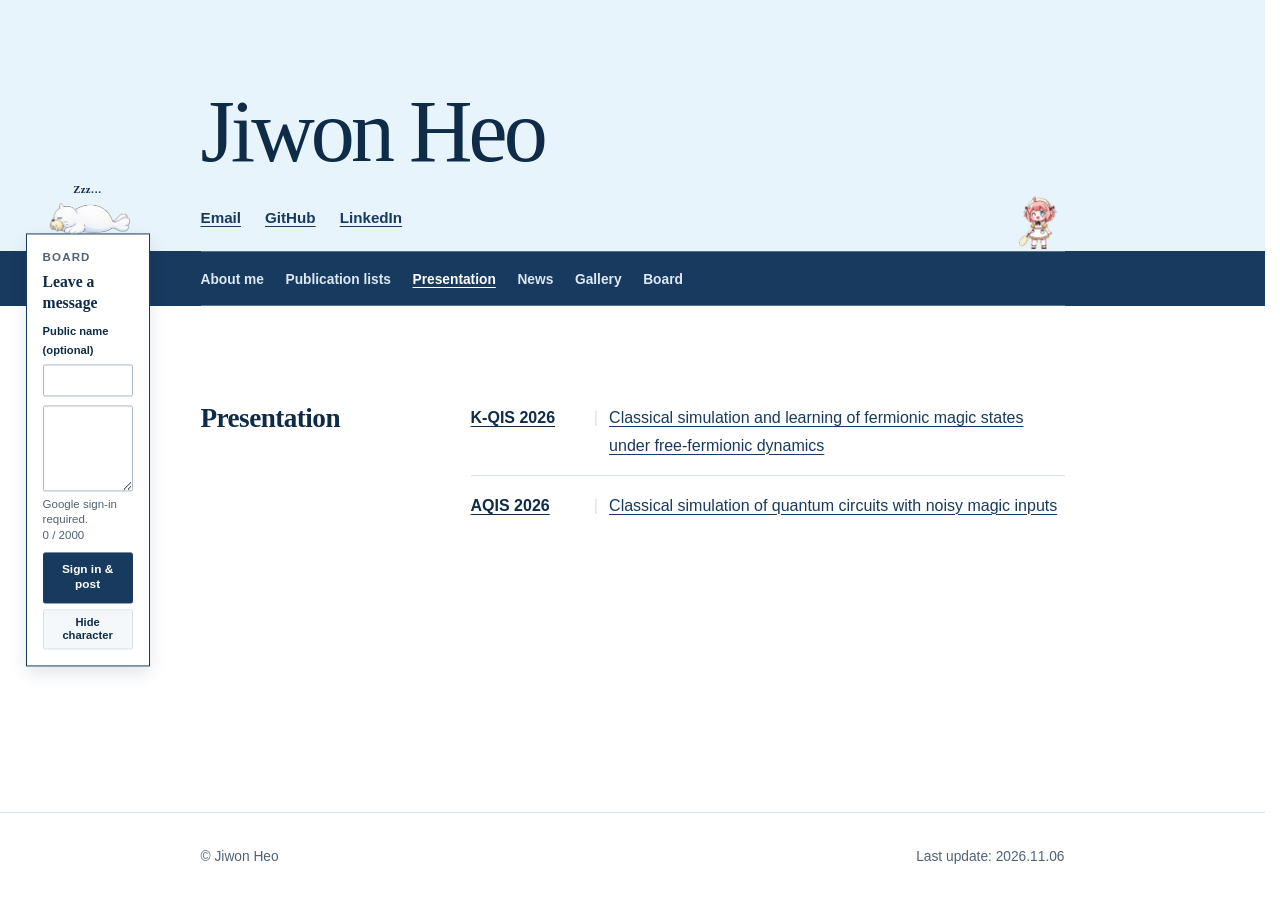
<file: presentations.html>
<!doctype html>
<html lang="en">
<head>
  <meta charset="utf-8">
  <meta name="viewport" content="width=device-width, initial-scale=1">
  <meta
    http-equiv="Content-Security-Policy"
    content="default-src 'self'; connect-src https://atdqvkkpnupphxrdoawq.supabase.co; base-uri 'none'; form-action 'self'; object-src 'none'; frame-src 'none'"
  >
  <meta
    name="description"
    content="Presentations by Jiwon Heo."
  >
  <meta name="theme-color" content="#173a5e">

  <title>Presentation | Jiwon Heo</title>

  <link rel="stylesheet" href="style.css?v=20260813-9">
  <link rel="preload" as="image" type="image/png" href="assets/seal-model-v2/sleeping-side.png?v=20260813-3" fetchpriority="high">
  <link rel="preload" as="image" type="image/png" href="assets/seal-model-v2/awake-side.png?v=20260813-3" fetchpriority="high">
  <link rel="preload" as="script" href="board.js?v=20260813-8">
  <link rel="preload" as="script" href="seal-bootstrap.js?v=20260813-1">
  <link rel="expect" href="#message-card-title" blocking="render">
</head>

<body>
  <a class="skip-link" href="#main-content">Skip to main content</a>

  <header class="title-block">
    <div class="title-panel">
      <div class="container">
        <h1><a class="site-title-link" href="index.html">Jiwon Heo</a></h1>

        <nav aria-label="Contact and academic profiles">
          <ul class="profile-links">
            <li><a href="mailto:4865sj@gmail.com">Email</a></li>
            <li>
              <a
                href="https://github.com/4865sj"
                aria-label="GitHub (opens in a new tab)"
                target="_blank"
                rel="noopener noreferrer"
              >GitHub</a>
            </li>
            <li>
              <a
                href="https://kr.linkedin.com/in/4865sj"
                aria-label="LinkedIn (opens in a new tab)"
                target="_blank"
                rel="noopener noreferrer"
              >LinkedIn</a>
            </li>
          </ul>
        </nav>
      </div>
    </div>

    <nav class="category-nav" aria-label="Pages">
      <div class="container">
        <ul class="category-links">
          <li><a href="about.html">About me</a></li>
          <li><a href="publications.html">Publication lists</a></li>
          <li>
            <a href="presentations.html" aria-current="page">Presentation</a>
          </li>
          <li><a href="news.html">News</a></li>
          <li><a href="gallery-test.html">Gallery</a></li>
          <li><a href="board.html">Board</a></li>
        </ul>
      </div>
    </nav>
  </header>

  <main id="main-content">
    <section class="content-section" aria-labelledby="presentations-title">
      <div class="section-layout container">
        <header class="section-heading">
          <h2 id="presentations-title">Presentation</h2>
        </header>

        <div class="section-content">
          <ol class="news-list">
            <li>
              <a
                class="news-date"
                href="https://www.osk.or.kr/conference/event/content/content.php?_mid=2925,2926&amp;cfrid=148"
                aria-label="K-QIS 2026 conference website (opens in a new tab)"
                target="_blank"
                rel="noopener noreferrer"
              >K-QIS 2026</a>
              <span class="news-separator" aria-hidden="true">|</span>
              <p class="news-content">
                <a
                  href="presentation-materials/k-qis-2026-fermionic-magic/index.html?v=20261106-1"
                  aria-label="Open the presentation Classical simulation and learning of fermionic magic states under free-fermionic dynamics (opens in a new tab)"
                  target="_blank"
                  rel="noopener noreferrer"
                >Classical simulation and learning of fermionic magic states under free-fermionic dynamics</a>
              </p>
            </li>
            <li>
              <a
                class="news-date"
                href="https://aqis-conf.org/2026/"
                aria-label="AQIS 2026 conference website (opens in a new tab)"
                target="_blank"
                rel="noopener noreferrer"
              >AQIS 2026</a>
              <span class="news-separator" aria-hidden="true">|</span>
              <p class="news-content">
                <a
                  href="presentation-materials/aqis-2026-noisy-magic/index.html?v=20260825-3"
                  aria-label="Open the presentation Classical simulation of quantum circuits with noisy magic inputs (opens in a new tab)"
                  target="_blank"
                  rel="noopener noreferrer"
                >Classical simulation of quantum circuits with noisy magic inputs</a>
              </p>
            </li>
          </ol>
        </div>
      </div>
    </section>
  </main>

  <aside class="message-card seal-enhanced" aria-labelledby="message-card-title">
    <button
      class="card-seal card-seal--sleeping card-seal--slot-2"
      type="button"
      aria-label="Wake the sleeping white seal"
      aria-hidden="true"
      tabindex="-1"
    >
      <span class="card-seal__zzz" aria-hidden="true">Zzz&hellip;</span>
      <span class="card-seal__alert" aria-hidden="true">!</span>
      <span class="card-seal__facing" aria-hidden="true">
        <span class="card-seal__sprite">
          <img
            class="card-seal__art card-seal__art--sleeping"
            src="assets/seal-model-v2/sleeping-side.png?v=20260813-3"
            alt=""
            width="724"
            height="543"
            decoding="sync"
            loading="eager"
            fetchpriority="high"
            draggable="false"
          >
          <img
            class="card-seal__art card-seal__art--awake card-seal__art--awake-tail"
            src="assets/seal-model-v2/awake-side.png?v=20260813-3"
            alt=""
            width="724"
            height="543"
            decoding="sync"
            loading="eager"
            fetchpriority="high"
            draggable="false"
          >
          <img
            class="card-seal__art card-seal__art--awake card-seal__art--awake-body"
            src="assets/seal-model-v2/awake-side.png?v=20260813-3"
            alt=""
            width="724"
            height="543"
            decoding="sync"
            loading="eager"
            fetchpriority="high"
            draggable="false"
          >
        </span>
      </span>
    </button>
    <script src="seal-bootstrap.js?v=20260813-1"></script>
    <div class="message-card-content">
    <p class="message-label">Board</p>
    <form
      class="message-form"
      action="board.html"
      method="post"
      data-message-form="top-level"
    >
      <label
        id="message-card-title"
        class="message-title"
        for="presentations-message"
      >Leave a message</label>
      <textarea
        id="presentations-message"
        name="message"
        rows="4"
        maxlength="2000"
        aria-describedby="presentations-message-note presentations-message-count"
        data-message-body
        required
      ></textarea>
      <div class="message-form-meta">
        <span id="presentations-message-note" data-session-note>
          Google sign-in required.
        </span>
        <span id="presentations-message-count" data-message-count>0 / 2000</span>
      </div>
      <button
        class="button message-submit"
        type="submit"
        data-message-submit
        data-signed-in-label="Post to Board"
      >Sign in &amp; post</button>
      <p class="form-status" data-message-status role="status" aria-live="polite"></p>
    </form>
    </div>
    <span
      class="card-seal-status visually-hidden"
      role="status"
      aria-live="polite"
    ></span>
  </aside>

  <footer class="site-footer">
    <div class="footer-content container">
      <p>&copy; Jiwon Heo</p>
      <p>Last update: 2026.11.06</p>
    </div>
  </footer>

  <script src="board.js?v=20260813-8" defer></script>
</body>
</html>
</file>
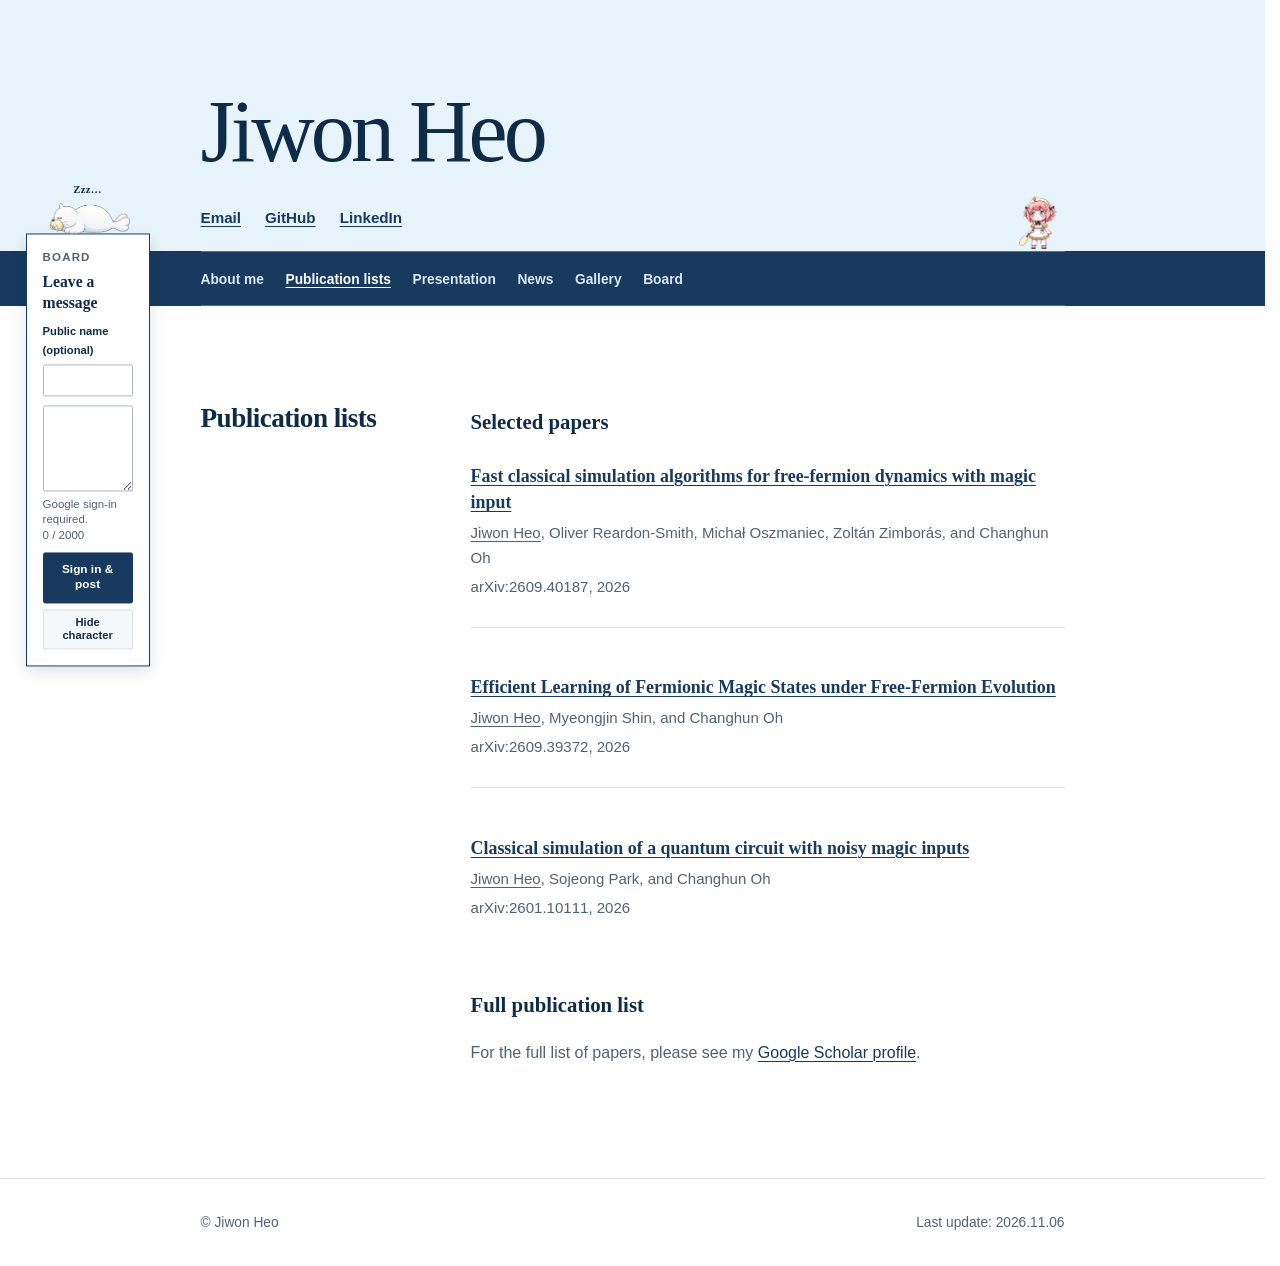
<file: publications.html>
<!doctype html>
<html lang="en">
<head>
  <meta charset="utf-8">
  <meta name="viewport" content="width=device-width, initial-scale=1">
  <meta
    http-equiv="Content-Security-Policy"
    content="default-src 'self'; connect-src https://atdqvkkpnupphxrdoawq.supabase.co; base-uri 'none'; form-action 'self'; object-src 'none'; frame-src 'none'"
  >
  <meta
    name="description"
    content="Publications by Jiwon Heo."
  >
  <meta name="theme-color" content="#173a5e">

  <title>Publication lists | Jiwon Heo</title>

  <link rel="stylesheet" href="style.css?v=20260813-9">
  <link rel="preload" as="image" type="image/png" href="assets/seal-model-v2/sleeping-side.png?v=20260813-3" fetchpriority="high">
  <link rel="preload" as="image" type="image/png" href="assets/seal-model-v2/awake-side.png?v=20260813-3" fetchpriority="high">
  <link rel="preload" as="script" href="board.js?v=20260813-8">
  <link rel="preload" as="script" href="seal-bootstrap.js?v=20260813-1">
  <link rel="expect" href="#message-card-title" blocking="render">
</head>

<body>
  <a class="skip-link" href="#main-content">Skip to main content</a>

  <header class="title-block">
    <div class="title-panel">
      <div class="container">
        <h1><a class="site-title-link" href="index.html">Jiwon Heo</a></h1>

        <nav aria-label="Contact and academic profiles">
          <ul class="profile-links">
            <li><a href="mailto:4865sj@gmail.com">Email</a></li>
            <li>
              <a
                href="https://github.com/4865sj"
                aria-label="GitHub (opens in a new tab)"
                target="_blank"
                rel="noopener noreferrer"
              >GitHub</a>
            </li>
            <li>
              <a
                href="https://kr.linkedin.com/in/4865sj"
                aria-label="LinkedIn (opens in a new tab)"
                target="_blank"
                rel="noopener noreferrer"
              >LinkedIn</a>
            </li>
          </ul>
        </nav>
      </div>
    </div>

    <nav class="category-nav" aria-label="Pages">
      <div class="container">
        <ul class="category-links">
          <li><a href="about.html">About me</a></li>
          <li>
            <a href="publications.html" aria-current="page">Publication lists</a>
          </li>
          <li><a href="presentations.html">Presentation</a></li>
          <li><a href="news.html">News</a></li>
          <li><a href="gallery-test.html">Gallery</a></li>
          <li><a href="board.html">Board</a></li>
        </ul>
      </div>
    </nav>
  </header>

  <main id="main-content">
    <section class="content-section" aria-labelledby="publications-title">
      <div class="section-layout container">
        <header class="section-heading">
          <h2 id="publications-title">Publication lists</h2>
        </header>

        <div class="section-content publication-list">
          <section class="publication-section" aria-labelledby="selected-papers-title">
            <h3 id="selected-papers-title" class="publication-section-title">
              Selected papers
            </h3>

            <article class="publication">
              <h4 class="publication-title">
                <a
                  href="https://arxiv.org/abs/2609.40187"
                  aria-label="Fast classical simulation algorithms for free-fermion dynamics with magic input on arXiv (opens in a new tab)"
                  target="_blank"
                  rel="noopener noreferrer"
                >Fast classical simulation algorithms for free-fermion dynamics with magic input</a>
              </h4>
              <p class="publication-authors">
                <span class="publication-author-self">Jiwon Heo</span>,
                Oliver Reardon-Smith, Michał Oszmaniec, Zoltán Zimborás, and Changhun Oh
              </p>
              <p class="publication-venue">arXiv:2609.40187, 2026</p>
            </article>

            <article class="publication">
              <h4 class="publication-title">
                <a
                  href="https://arxiv.org/abs/2609.39372"
                  aria-label="Efficient Learning of Fermionic Magic States under Free-Fermion Evolution on arXiv (opens in a new tab)"
                  target="_blank"
                  rel="noopener noreferrer"
                >Efficient Learning of Fermionic Magic States under Free-Fermion Evolution</a>
              </h4>
              <p class="publication-authors">
                <span class="publication-author-self">Jiwon Heo</span>,
                Myeongjin Shin, and Changhun Oh
              </p>
              <p class="publication-venue">arXiv:2609.39372, 2026</p>
            </article>

            <article class="publication">
              <h4 class="publication-title">
                <a
                  href="https://arxiv.org/abs/2601.10111"
                  aria-label="Classical simulation of a quantum circuit with noisy magic inputs on arXiv (opens in a new tab)"
                  target="_blank"
                  rel="noopener noreferrer"
                >Classical simulation of a quantum circuit with noisy magic inputs</a>
              </h4>
              <p class="publication-authors">
                <span class="publication-author-self">Jiwon Heo</span>,
                Sojeong Park, and Changhun Oh
              </p>
              <p class="publication-venue">arXiv:2601.10111, 2026</p>
            </article>
          </section>

          <section class="publication-section" aria-labelledby="full-publication-list-title">
            <h3 id="full-publication-list-title" class="publication-section-title">
              Full publication list
            </h3>
            <p class="empty-note">
              For the full list of papers, please see my
              <a
                href="https://scholar.google.com/citations?user=rID1I50AAAAJ&amp;hl=ko"
                aria-label="Google Scholar profile (opens in a new tab)"
                target="_blank"
                rel="noopener noreferrer"
              >Google Scholar profile</a>.
            </p>
          </section>
        </div>
      </div>
    </section>
  </main>

  <aside class="message-card seal-enhanced" aria-labelledby="message-card-title">
    <button
      class="card-seal card-seal--sleeping card-seal--slot-2"
      type="button"
      aria-label="Wake the sleeping white seal"
      aria-hidden="true"
      tabindex="-1"
    >
      <span class="card-seal__zzz" aria-hidden="true">Zzz&hellip;</span>
      <span class="card-seal__alert" aria-hidden="true">!</span>
      <span class="card-seal__facing" aria-hidden="true">
        <span class="card-seal__sprite">
          <img
            class="card-seal__art card-seal__art--sleeping"
            src="assets/seal-model-v2/sleeping-side.png?v=20260813-3"
            alt=""
            width="724"
            height="543"
            decoding="sync"
            loading="eager"
            fetchpriority="high"
            draggable="false"
          >
          <img
            class="card-seal__art card-seal__art--awake card-seal__art--awake-tail"
            src="assets/seal-model-v2/awake-side.png?v=20260813-3"
            alt=""
            width="724"
            height="543"
            decoding="sync"
            loading="eager"
            fetchpriority="high"
            draggable="false"
          >
          <img
            class="card-seal__art card-seal__art--awake card-seal__art--awake-body"
            src="assets/seal-model-v2/awake-side.png?v=20260813-3"
            alt=""
            width="724"
            height="543"
            decoding="sync"
            loading="eager"
            fetchpriority="high"
            draggable="false"
          >
        </span>
      </span>
    </button>
    <script src="seal-bootstrap.js?v=20260813-1"></script>
    <div class="message-card-content">
    <p class="message-label">Board</p>
    <form
      class="message-form"
      action="board.html"
      method="post"
      data-message-form="top-level"
    >
      <label
        id="message-card-title"
        class="message-title"
        for="publications-message"
      >Leave a message</label>
      <textarea
        id="publications-message"
        name="message"
        rows="4"
        maxlength="2000"
        aria-describedby="publications-message-note publications-message-count"
        data-message-body
        required
      ></textarea>
      <div class="message-form-meta">
        <span id="publications-message-note" data-session-note>
          Google sign-in required.
        </span>
        <span id="publications-message-count" data-message-count>0 / 2000</span>
      </div>
      <button
        class="button message-submit"
        type="submit"
        data-message-submit
        data-signed-in-label="Post to Board"
      >Sign in &amp; post</button>
      <p class="form-status" data-message-status role="status" aria-live="polite"></p>
    </form>
    </div>
    <span
      class="card-seal-status visually-hidden"
      role="status"
      aria-live="polite"
    ></span>
  </aside>

  <footer class="site-footer">
    <div class="footer-content container">
      <p>&copy; Jiwon Heo</p>
      <p>Last update: 2026.11.06</p>
    </div>
  </footer>

  <script src="board.js?v=20260813-8" defer></script>
</body>
</html>
</file>
<file: style.css>
:root {
  --color-background: #ffffff;
  --color-text: #192635;
  --color-muted: #526273;
  --color-accent: #173a5e;
  --color-accent-strong: #0e2c48;
  --color-border: #d9e1e8;
  --color-title-background: #e8f4fb;
  --color-category-background: #173a5e;
  --color-category-text: #dce8f2;
  --color-surface: #f5f8fa;
  --color-error: #8b1e2d;
  --color-success: #176044;
  --font-sans: -apple-system, BlinkMacSystemFont, "Segoe UI", Roboto, Helvetica,
    Arial, sans-serif;
  --font-serif: Georgia, "Times New Roman", Times, serif;
  --max-width: 960px;
  --page-gutter: clamp(1.25rem, 4vw, 3rem);
  --message-rail-width: clamp(10rem, 18vw, 11rem);
  --section-spacing: clamp(3.75rem, 8vw, 6rem);
}

/* Keep the persistent board companion visually attached to the page while a
   same-origin category navigation replaces the document. Browsers without
   cross-document View Transitions simply ignore this progressive enhancement. */
@view-transition {
  navigation: auto;
}

::view-transition-old(root),
::view-transition-new(root) {
  animation: none;
}

::view-transition-group(site-seal-companion),
::view-transition-old(site-seal-companion),
::view-transition-new(site-seal-companion) {
  animation-duration: 120ms;
  animation-timing-function: ease-out;
}

*,
*::before,
*::after {
  box-sizing: border-box;
}

[hidden] {
  display: none !important;
}

html {
  background: var(--color-background);
  scrollbar-gutter: stable;
}

body {
  display: flex;
  min-height: 100vh;
  min-height: 100svh;
  margin: 0;
  flex-direction: column;
  background: var(--color-background);
  color: var(--color-text);
  font-family: var(--font-sans);
  font-size: 1rem;
  line-height: 1.7;
  text-rendering: optimizeLegibility;
}

a {
  color: var(--color-accent);
  text-decoration-thickness: 0.08em;
  text-underline-offset: 0.18em;
}

a:hover {
  color: var(--color-accent-strong);
  text-decoration-thickness: 0.12em;
}

a:focus-visible {
  border-radius: 2px;
  outline: 3px solid var(--color-accent);
  outline-offset: 4px;
}

button,
textarea,
input {
  font: inherit;
}

button:focus-visible,
textarea:focus-visible,
input:focus-visible {
  outline: 3px solid var(--color-accent);
  outline-offset: 3px;
}

textarea {
  display: block;
  width: 100%;
  padding: 0.65rem 0.7rem;
  resize: vertical;
  border: 1px solid #aab8c5;
  border-radius: 2px;
  background: #ffffff;
  color: var(--color-text);
  line-height: 1.5;
}

.board-name-input {
  display: block;
  width: 100%;
  padding: 0.48rem 0.6rem;
  border: 1px solid #aab8c5;
  border-radius: 2px;
  background: #ffffff;
  color: var(--color-text);
}

textarea:disabled,
input:disabled,
button:disabled {
  cursor: not-allowed;
  opacity: 0.62;
}

.button {
  display: inline-block;
  padding: 0.55rem 0.85rem;
  border: 1px solid var(--color-accent);
  border-radius: 2px;
  background: var(--color-accent);
  color: #ffffff;
  cursor: pointer;
  font-size: 0.84rem;
  font-weight: 700;
  line-height: 1.3;
}

.button:hover {
  border-color: var(--color-accent-strong);
  background: var(--color-accent-strong);
}

.button-secondary {
  background: #ffffff;
  color: var(--color-accent);
}

.button-secondary:hover {
  color: #ffffff;
}

.button-small {
  padding: 0.42rem 0.68rem;
  font-size: 0.78rem;
}

.text-button {
  min-height: 2.25rem;
  padding: 0.35rem 0.2rem;
  border: 0;
  background: transparent;
  color: var(--color-accent);
  cursor: pointer;
  font-size: 0.82rem;
  font-weight: 700;
  text-decoration: underline;
  text-decoration-thickness: 0.08em;
  text-underline-offset: 0.2em;
}

.text-button:hover {
  color: var(--color-accent-strong);
  text-decoration-thickness: 0.12em;
}

p,
h1,
h2,
h3 {
  margin-top: 0;
}

.container {
  width: 100%;
  max-width: var(--max-width);
  margin-inline: auto;
  padding-inline: var(--page-gutter);
}

.skip-link {
  position: fixed;
  z-index: 100;
  top: 0.75rem;
  left: 0.75rem;
  padding: 0.55rem 0.8rem;
  transform: translateY(-180%);
  background: var(--color-accent-strong);
  color: #ffffff;
  font-weight: 700;
}

.skip-link:hover,
.skip-link:focus {
  transform: translateY(0);
  color: #ffffff;
}

.title-block {
  background: var(--color-title-background);
}

.title-panel {
  padding-top: clamp(3.25rem, 8vw, 5.5rem);
  padding-bottom: 1.25rem;
}

.title-panel > .container {
  position: relative;
  isolation: isolate;
}

.title-panel > .container > h1,
.title-panel > .container > nav {
  position: relative;
  z-index: 1;
}

.title-crepe-track {
  position: absolute;
  z-index: 0;
  right: var(--page-gutter);
  bottom: -1.25rem;
  left: var(--page-gutter);
  height: clamp(3.02rem, 6.03vw, 4.91rem);
  overflow: visible;
  pointer-events: none;
}

.title-crepe {
  position: absolute;
  inset: 0;
}

.title-crepe--waapi {
  transition: none;
}

.title-crepe__anchor {
  position: absolute;
  bottom: 0;
  width: clamp(2rem, 4vw, 3.25rem);
  aspect-ratio: 345 / 420;
}

.title-crepe--slot-0 .title-crepe__anchor {
  left: 0;
}

.title-crepe--slot-1 .title-crepe__anchor {
  left: calc(25% - clamp(0.5rem, 1vw, 0.8125rem));
}

.title-crepe--slot-2 .title-crepe__anchor {
  left: calc(50% - clamp(1rem, 2vw, 1.625rem));
}

.title-crepe--slot-3 .title-crepe__anchor {
  left: calc(75% - clamp(1.5rem, 3vw, 2.4375rem));
}

.title-crepe--slot-4 .title-crepe__anchor {
  left: calc(100% - clamp(2rem, 4vw, 3.25rem));
}

.title-crepe__facing {
  position: absolute;
  inset: 0;
  display: block;
  transform-origin: center bottom;
}

.title-crepe__facing--right {
  transform: scaleX(-1);
}

.title-crepe__image {
  display: block;
  width: 100%;
  height: 100%;
  object-fit: contain;
  user-select: none;
}

.title-crepe__duster-mask,
.title-crepe__duster-head {
  position: absolute;
  left: var(--duster-x);
  top: var(--duster-y);
  width: var(--duster-width);
  height: var(--duster-height);
  border-radius: 50%;
  transform: translate(-50%, -50%) rotate(var(--duster-angle));
  transform-origin: center;
}

.title-crepe__duster-mask {
  z-index: 1;
  width: calc(var(--duster-width) + 1%);
  height: calc(var(--duster-height) + 1%);
  background: var(--color-title-background);
}

.title-crepe__duster-head {
  z-index: 2;
  background: url("assets/crepe-frames/duster-head.png?v=20260813-2") center / 100% 100% no-repeat;
}

.title-crepe-control {
  display: block;
  width: 100%;
  min-height: 2rem;
  margin-top: 0.75rem;
  padding: 0.35rem 0.45rem;
  border: 1px solid var(--color-border);
  border-radius: 2px;
  background: var(--color-surface);
  color: var(--color-accent-strong);
  font: inherit;
  font-size: 0.7rem;
  font-weight: 700;
  line-height: 1.2;
  cursor: pointer;
}

.title-crepe-control:hover {
  background: #ffffff;
}

.title-crepe-control:focus-visible {
  outline-color: var(--color-accent);
}

h1 {
  margin-bottom: 1.75rem;
  color: var(--color-accent-strong);
  font-family: var(--font-serif);
  font-size: clamp(3.25rem, 9vw, 5.5rem);
  font-weight: 500;
  letter-spacing: -0.045em;
  line-height: 1;
}

.site-title-link {
  color: inherit;
  text-decoration: none;
}

.site-title-link:hover {
  color: inherit;
  text-decoration: none;
}

.profile-links,
.category-links {
  display: flex;
  margin: 0;
  padding: 0;
  flex-wrap: wrap;
  gap: 0.65rem 1.5rem;
  list-style: none;
}

.profile-links a {
  font-size: 0.95rem;
  font-weight: 700;
}

.category-nav {
  background: var(--color-category-background);
}

.category-links {
  padding-block: 0.8rem;
  gap: 0.45rem 1.35rem;
  border-top: 1px solid rgb(255 255 255 / 28%);
  border-bottom: 1px solid rgb(255 255 255 / 28%);
}

.category-links a {
  color: var(--color-category-text);
  font-size: 0.86rem;
  font-weight: 600;
  text-decoration: none;
}

.category-links a:hover {
  color: #ffffff;
  text-decoration: underline;
  text-underline-offset: 0.25em;
}

.category-links a[aria-current="page"] {
  color: #ffffff;
  font-weight: 700;
  text-decoration: underline;
  text-underline-offset: 0.25em;
}

.category-links a:focus-visible {
  outline-color: #ffffff;
}

.content-section {
  padding-block: var(--section-spacing);
}

.section-heading h2 {
  margin-bottom: 0;
  color: var(--color-accent-strong);
  font-family: var(--font-serif);
  font-size: clamp(1.4rem, 3vw, 1.7rem);
  font-weight: 600;
  letter-spacing: -0.02em;
  line-height: 1.2;
}

.section-layout {
  display: grid;
  grid-template-columns: minmax(9rem, 0.32fr) minmax(0, 1fr);
  gap: clamp(2rem, 7vw, 5rem);
}

.section-content {
  min-width: 0;
  padding-top: 0.15rem;
}

.section-content > :last-child {
  margin-bottom: 0;
}

.about-content {
  max-width: 43rem;
}

.about-links {
  margin-top: 1.5rem;
}

.about-links a {
  font-weight: 700;
}

.empty-note {
  max-width: 42rem;
  color: var(--color-muted);
}

.publication-section + .publication-section {
  margin-top: 2.5rem;
}

.publication-section-title {
  margin-bottom: 1rem;
  color: var(--color-accent-strong);
  font-family: var(--font-serif);
  font-size: 1.3rem;
}

.publication {
  padding-block: 1.5rem;
  border-top: 1px solid var(--color-border);
}

.publication:first-of-type {
  padding-top: 0;
  border-top: 0;
}

.publication-title {
  margin-bottom: 0.25rem;
  font-family: var(--font-serif);
  font-size: 1.12rem;
  font-weight: 700;
  line-height: 1.45;
}

.publication-authors,
.publication-venue,
.publication-links {
  margin-bottom: 0.2rem;
  color: var(--color-muted);
  font-size: 0.94rem;
}

.publication-author-self {
  text-decoration: underline;
  text-decoration-thickness: 1px;
  text-underline-offset: 0.18em;
}

.news-list {
  margin: 0;
  padding: 0;
  list-style: none;
}

.news-list li {
  display: grid;
  padding-block: 1rem;
  grid-template-columns: minmax(7rem, auto) auto minmax(0, 1fr);
  align-items: baseline;
  gap: 0.45rem 0.7rem;
  border-top: 1px solid var(--color-border);
}

.news-list li:first-child {
  padding-top: 0;
  border-top: 0;
}

.news-list p {
  margin: 0;
}

.news-date {
  color: var(--color-accent-strong);
  font-weight: 700;
  white-space: nowrap;
}

.news-separator {
  color: var(--color-border);
}

@media (max-width: 480px) {
  .news-list li {
    grid-template-columns: auto minmax(0, 1fr);
  }

  .news-content {
    grid-column: 1 / -1;
  }
}

.puzzle-section {
  padding-block: var(--section-spacing);
  background: var(--color-background);
}

.puzzle-heading {
  max-width: 42rem;
  margin-bottom: 1.75rem;
}

.puzzle-heading-row {
  display: flex;
  align-items: baseline;
  flex-wrap: wrap;
  gap: 0.4rem 0.9rem;
}

.puzzle-heading h2 {
  margin-bottom: 0;
  color: var(--color-accent-strong);
  font-family: var(--font-serif);
  font-size: clamp(1.6rem, 3.5vw, 2rem);
  font-weight: 600;
  letter-spacing: -0.02em;
  line-height: 1.2;
}

.puzzle-heading-link {
  display: inline-flex;
  min-height: 2.25rem;
  padding-inline: 0.15rem;
  align-items: center;
  font-size: 0.84rem;
  font-weight: 700;
  white-space: nowrap;
}

.puzzle-heading p {
  margin-top: 0.35rem;
  margin-bottom: 0;
  color: var(--color-muted);
}

.puzzle-gallery {
  display: flex;
  margin: 0;
  padding: 0;
  flex-wrap: wrap;
  gap: 1rem;
  list-style: none;
}

.puzzle-gallery li {
  width: min(10rem, 100%);
}

.puzzle-choice {
  display: block;
  width: 100%;
  padding: 0.45rem;
  border: 1px solid var(--color-border);
  border-radius: 2px;
  background: var(--color-background);
  color: var(--color-accent-strong);
  cursor: pointer;
  text-align: left;
}

.puzzle-choice:hover {
  border-color: var(--color-accent);
}

.puzzle-choice img {
  display: block;
  width: 100%;
  height: auto;
  aspect-ratio: 1;
  object-fit: cover;
}

.puzzle-choice .puzzle-random-icon {
  display: grid;
  width: 100%;
  padding: 0;
  aspect-ratio: 1;
  place-items: center;
  background: var(--color-surface);
  color: var(--color-accent);
  font-family: var(--font-serif);
  font-size: clamp(3.5rem, 8vw, 5rem);
  font-weight: 600;
  line-height: 1;
}

.puzzle-choice span {
  display: block;
  padding: 0.45rem 0.25rem 0.1rem;
  font-size: 0.82rem;
  font-weight: 700;
}

.puzzle-game {
  width: min(100%, 40rem);
}

.puzzle-game-heading {
  display: flex;
  margin-bottom: 1rem;
  align-items: flex-end;
  justify-content: space-between;
  gap: 0.75rem 1.5rem;
}

.puzzle-game-heading h3 {
  margin-bottom: 0;
  color: var(--color-accent-strong);
  font-family: var(--font-serif);
  font-size: 1.25rem;
}

.puzzle-kicker {
  margin-bottom: 0.05rem;
  color: var(--color-muted);
  font-size: 0.72rem;
  font-weight: 700;
  letter-spacing: 0.08em;
  text-transform: uppercase;
}

.puzzle-test-badge {
  margin: 0.35rem 0 0;
  color: var(--color-error);
  font-size: 0.76rem;
  font-weight: 700;
}

.puzzle-play-area {
  display: grid;
  grid-template-columns: minmax(0, 24rem) minmax(0, 14rem);
  align-items: start;
  gap: clamp(1rem, 3vw, 1.75rem);
}

.puzzle-play-area--solved {
  grid-template-columns: minmax(0, 24rem);
  justify-content: center;
}

.puzzle-play-area--solved .puzzle-reference {
  display: none;
}

.puzzle-board {
  --puzzle-gap: 2px;

  display: grid;
  position: relative;
  isolation: isolate;
  width: 100%;
  padding: 3px;
  grid-template-columns: repeat(6, 1fr);
  gap: var(--puzzle-gap);
  aspect-ratio: 1;
  background: var(--color-accent);
  overflow: hidden;
  touch-action: manipulation;
}

.puzzle-board--solved {
  --puzzle-gap: 0px;

  padding: 0;
  gap: 0;
  background: var(--color-surface);
  box-shadow: 0 0 0 4px rgb(23 96 68 / 22%), 0 0 2rem rgb(23 96 68 / 26%);
  animation: puzzle-complete-merge 900ms cubic-bezier(0.22, 1, 0.36, 1) both;
}

.puzzle-board--solved::before,
.puzzle-board--solved::after {
  position: absolute;
  z-index: 4;
  inset: 0;
  content: "";
  pointer-events: none;
}

.puzzle-board--solved::before {
  background:
    radial-gradient(circle at 14% 22%, rgb(255 255 255 / 90%) 0 0.16rem, transparent 0.19rem),
    radial-gradient(circle at 81% 18%, rgb(255 229 132 / 92%) 0 0.2rem, transparent 0.23rem),
    radial-gradient(circle at 74% 78%, rgb(255 255 255 / 88%) 0 0.14rem, transparent 0.17rem),
    radial-gradient(circle at 25% 73%, rgb(148 226 204 / 92%) 0 0.18rem, transparent 0.21rem);
  animation: puzzle-complete-sparkles 900ms ease-out both;
}

.puzzle-board--solved::after {
  width: 42%;
  background: linear-gradient(105deg, transparent, rgb(255 255 255 / 58%), transparent);
  transform: translateX(-170%) skewX(-12deg);
  animation: puzzle-complete-shine 850ms 100ms ease-in-out both;
}

.puzzle-merged-piece {
  position: relative;
  min-width: 0;
  overflow: hidden;
  aspect-ratio: 1;
}

.puzzle-solved-image {
  position: absolute;
  z-index: 3;
  inset: 0;
  display: block;
  width: 100%;
  height: 100%;
  background: var(--color-surface);
  object-fit: contain;
  object-position: center;
  opacity: 1;
  animation: puzzle-original-reveal 900ms ease-out both;
}

.puzzle-solved-banner {
  position: absolute;
  z-index: 5;
  top: 0.65rem;
  left: 50%;
  max-width: calc(100% - 1.5rem);
  padding: 0.35rem 0.65rem;
  transform: translateX(-50%);
  border: 1px solid rgb(255 255 255 / 68%);
  border-radius: 999px;
  background: rgb(14 44 72 / 86%);
  color: #ffffff;
  font-family: var(--font-serif);
  font-size: clamp(0.9rem, 3.5vw, 1.25rem);
  font-weight: 700;
  line-height: 1.2;
  text-align: center;
  white-space: nowrap;
  opacity: 1;
  animation: puzzle-banner-reveal 900ms ease-out both;
}

@keyframes puzzle-complete-merge {
  0% {
    padding: 3px;
    gap: 2px;
    transform: scale(1);
  }

  55% {
    padding: 0;
    gap: 0;
    transform: scale(1.018);
  }

  100% {
    padding: 0;
    gap: 0;
    transform: scale(1);
  }
}

@keyframes puzzle-original-reveal {
  0%,
  54% {
    opacity: 0;
  }

  100% {
    opacity: 1;
  }
}

@keyframes puzzle-banner-reveal {
  0%,
  62% {
    transform: translate(-50%, 0.35rem);
    opacity: 0;
  }

  100% {
    transform: translate(-50%, 0);
    opacity: 1;
  }
}

@keyframes puzzle-complete-sparkles {
  0% {
    opacity: 0;
    transform: scale(0.82);
  }

  42% {
    opacity: 1;
  }

  100% {
    opacity: 0;
    transform: scale(1.08);
  }
}

@keyframes puzzle-complete-shine {
  to {
    transform: translateX(340%) skewX(-12deg);
  }
}

.puzzle-board:focus-visible {
  outline: 3px solid var(--color-accent);
  outline-offset: 4px;
}

.puzzle-tile,
.puzzle-empty,
.puzzle-merged-piece {
  position: relative;
  min-width: 0;
  overflow: hidden;
  border: 0;
  border-radius: 0;
  aspect-ratio: 1;
}

.puzzle-tile {
  padding: 0;
  background-color: var(--color-surface);
  cursor: pointer;
}

.puzzle-tile--moving {
  z-index: 2;
  animation-duration: 180ms;
  animation-timing-function: cubic-bezier(0.22, 0.61, 0.36, 1);
  animation-fill-mode: both;
  will-change: transform;
}

.puzzle-slide-from-above {
  animation-name: puzzle-slide-from-above;
}

.puzzle-slide-from-below {
  animation-name: puzzle-slide-from-below;
}

.puzzle-slide-from-left {
  animation-name: puzzle-slide-from-left;
}

.puzzle-slide-from-right {
  animation-name: puzzle-slide-from-right;
}

@keyframes puzzle-slide-from-above {
  from {
    transform: translateY(calc(-100% - var(--puzzle-gap)));
  }
}

@keyframes puzzle-slide-from-below {
  from {
    transform: translateY(calc(100% + var(--puzzle-gap)));
  }
}

@keyframes puzzle-slide-from-left {
  from {
    transform: translateX(calc(-100% - var(--puzzle-gap)));
  }
}

@keyframes puzzle-slide-from-right {
  from {
    transform: translateX(calc(100% + var(--puzzle-gap)));
  }
}

.puzzle-tile img,
.puzzle-merged-piece img {
  position: absolute;
  width: 600%;
  max-width: none;
  height: 600%;
  object-fit: cover;
  object-position: center;
  pointer-events: none;
  user-select: none;
}

.puzzle-column-0 img {
  left: 0;
}

.puzzle-column-1 img {
  left: -100%;
}

.puzzle-column-2 img {
  left: -200%;
}

.puzzle-column-3 img {
  left: -300%;
}

.puzzle-column-4 img {
  left: -400%;
}

.puzzle-column-5 img {
  left: -500%;
}

.puzzle-row-0 img {
  top: 0;
}

.puzzle-row-1 img {
  top: -100%;
}

.puzzle-row-2 img {
  top: -200%;
}

.puzzle-row-3 img {
  top: -300%;
}

.puzzle-row-4 img {
  top: -400%;
}

.puzzle-row-5 img {
  top: -500%;
}

.puzzle-tile:hover {
  box-shadow: inset 0 0 0 2px #ffffff;
}

.puzzle-tile:focus-visible {
  position: relative;
  z-index: 1;
  outline: 3px solid #ffffff;
  outline-offset: -4px;
}

.puzzle-empty {
  background: var(--color-title-background);
  box-shadow: inset 0 0 0 3px var(--color-accent);
}

.puzzle-reference {
  position: sticky;
  top: 1rem;
  margin: 0;
}

.puzzle-reference img {
  display: block;
  width: 100%;
  height: auto;
  aspect-ratio: 1;
  border: 1px solid var(--color-border);
  object-fit: cover;
  object-position: center;
}

.puzzle-reference figcaption {
  margin-top: 0.4rem;
  color: var(--color-muted);
  font-size: 0.75rem;
  text-align: center;
}

.puzzle-controls {
  display: flex;
  margin-top: 1rem;
  align-items: center;
  justify-content: space-between;
  gap: 0.75rem 1rem;
}

.puzzle-controls p {
  margin-bottom: 0;
  color: var(--color-muted);
  font-size: 0.86rem;
}

.puzzle-stats {
  display: flex;
  flex-wrap: wrap;
  gap: 0.2rem 1rem;
  font-variant-numeric: tabular-nums;
}

.puzzle-actions {
  display: flex;
  gap: 0.55rem;
}

.puzzle-status {
  min-height: 1.5em;
  margin-top: 0.65rem;
  margin-bottom: 0;
  color: var(--color-success);
  font-size: 0.86rem;
  font-weight: 600;
}

.puzzle-status[data-tone="error"] {
  color: var(--color-error);
}

.puzzle-completion {
  margin-top: 1.25rem;
  padding: 1rem 1.1rem;
  border: 1px solid rgb(23 96 68 / 42%);
  border-left: 4px solid var(--color-success);
  background: #f1faf6;
  animation: puzzle-result-enter 360ms ease-out both;
}

.puzzle-completion-kicker {
  margin-bottom: 0.1rem;
  color: var(--color-success);
  font-size: 0.72rem;
  font-weight: 800;
  letter-spacing: 0.08em;
  text-transform: uppercase;
}

.puzzle-completion h4 {
  margin: 0;
  color: var(--color-accent-strong);
  font-family: var(--font-serif);
  font-size: 1.22rem;
}

.puzzle-completion > p:not(.puzzle-completion-kicker, .puzzle-score-status) {
  margin: 0.35rem 0 0;
}

.puzzle-record {
  display: grid;
  margin: 1rem 0;
  max-width: 12rem;
  grid-template-columns: 1fr;
  gap: 0.65rem;
}

.puzzle-record div {
  padding: 0.7rem 0.8rem;
  border: 1px solid rgb(23 96 68 / 22%);
  background: rgb(255 255 255 / 72%);
}

.puzzle-record dt {
  color: var(--color-muted);
  font-size: 0.7rem;
  font-weight: 800;
  letter-spacing: 0.07em;
  text-transform: uppercase;
}

.puzzle-record dd {
  margin: 0.1rem 0 0;
  color: var(--color-accent-strong);
  font-family: var(--font-serif);
  font-size: 1.2rem;
  font-weight: 700;
  font-variant-numeric: tabular-nums;
}

.puzzle-score-form {
  display: grid;
  padding-top: 1rem;
  border-top: 1px solid rgb(23 96 68 / 22%);
  grid-template-columns: minmax(0, 1fr) auto;
  gap: 0.45rem 0.75rem;
}

.puzzle-score-form label,
.puzzle-score-form input,
.puzzle-score-form p {
  grid-column: 1 / -1;
}

.puzzle-score-form .puzzle-email-consent {
  display: grid;
  margin-top: 0.4rem;
  align-items: start;
  grid-template-columns: auto minmax(0, 1fr);
  gap: 0.5rem;
  color: var(--color-muted);
  font-size: 0.78rem;
  font-weight: 600;
}

.puzzle-score-form .puzzle-email-consent input {
  width: 1rem;
  min-width: 1rem;
  height: 1rem;
  margin-top: 0.1rem;
  grid-column: 1;
}

.puzzle-score-form .puzzle-email-consent span {
  grid-column: 2;
}

.puzzle-score-form label {
  color: var(--color-accent-strong);
  font-size: 0.82rem;
  font-weight: 800;
}

.puzzle-score-form input {
  width: 100%;
  min-width: 0;
  padding: 0.62rem 0.68rem;
  border: 1px solid #aab8c5;
  border-radius: 2px;
  background: #ffffff;
  color: var(--color-text);
}

.puzzle-score-form input[aria-invalid="true"] {
  border-color: var(--color-error);
}

.puzzle-field-note,
.puzzle-score-consent {
  margin: 0;
  color: var(--color-muted);
  font-size: 0.78rem;
}

.puzzle-score-consent {
  margin-top: 0.35rem;
}

.puzzle-score-submit {
  grid-column: 2;
  justify-self: end;
}

.puzzle-completion-actions {
  display: flex;
  margin-top: 0.85rem;
  flex-wrap: wrap;
  gap: 0.55rem;
}

.puzzle-score-status {
  min-height: 1.5em;
  margin: 0.6rem 0 0;
  color: var(--color-muted);
  font-size: 0.82rem;
  font-weight: 600;
}

.puzzle-score-status[data-tone="success"] {
  color: var(--color-success);
}

.puzzle-score-status[data-tone="error"] {
  color: var(--color-error);
}

.leaderboard-page {
  padding-block: var(--section-spacing);
  background: var(--color-background);
}

.leaderboard-page-content {
  width: min(100%, 58rem);
}

.leaderboard-page-header {
  max-width: 43rem;
  margin-bottom: clamp(2rem, 6vw, 3.5rem);
}

.leaderboard-page-header h2 {
  margin-bottom: 0.55rem;
  color: var(--color-accent-strong);
  font-family: var(--font-serif);
  font-size: clamp(1.8rem, 4vw, 2.5rem);
}

.leaderboard-page-header p:last-child {
  margin-top: 1rem;
}

.hall-of-fame {
  padding: clamp(1rem, 3vw, 1.5rem);
  border: 1px solid #c6a95b;
  border-top: 4px solid #b58d2d;
  background: linear-gradient(135deg, #fffdf5, #f8f3e3);
}

.leaderboard-section-heading {
  display: flex;
  align-items: end;
  justify-content: space-between;
  gap: 0.75rem 1.25rem;
}

.leaderboard-section-heading h3,
.image-rankings-heading h3,
.image-ranking-title {
  margin: 0;
  color: var(--color-accent-strong);
  font-family: var(--font-serif);
}

.leaderboard-section-heading h3,
.image-rankings-heading h3 {
  font-size: clamp(1.35rem, 3vw, 1.75rem);
}

.leaderboard-section-heading > span {
  color: #755b19;
  font-size: 0.78rem;
  font-weight: 800;
  letter-spacing: 0.04em;
  text-transform: uppercase;
}

.leaderboard-privacy-note,
.leaderboard-page-status {
  margin: 0.7rem 0 0;
  color: var(--color-muted);
  font-size: 0.82rem;
}

.leaderboard-page-status {
  min-height: 1.5em;
}

.leaderboard-page-table-wrap {
  width: 100%;
  margin-top: 0.85rem;
  overflow-x: auto;
}

.leaderboard-page-table {
  width: 100%;
  border-collapse: collapse;
  font-size: 0.86rem;
  font-variant-numeric: tabular-nums;
}

.leaderboard-hall-table {
  min-width: 42rem;
}

.leaderboard-page-table th,
.leaderboard-page-table td {
  padding: 0.68rem 0.72rem;
  border-bottom: 1px solid rgb(23 58 94 / 16%);
  text-align: left;
  vertical-align: top;
}

.leaderboard-page-table th {
  color: var(--color-accent-strong);
  font-size: 0.72rem;
  letter-spacing: 0.05em;
  text-transform: uppercase;
}

.leaderboard-page-table tr.is-you td {
  background: #eef8f4;
  font-weight: 700;
}

.hall-of-fame .leaderboard-page-table tr.place-1 td {
  background: rgb(224 190 86 / 16%);
}

.hall-of-fame .leaderboard-page-table tr.place-2 td {
  background: rgb(177 185 198 / 15%);
}

.hall-of-fame .leaderboard-page-table tr.place-3 td {
  background: rgb(182 122 74 / 12%);
}

.leaderboard-place,
.leaderboard-moves {
  width: 5rem;
  white-space: nowrap;
  font-weight: 800;
}

.leaderboard-date {
  width: 10rem;
  white-space: nowrap;
}

.leaderboard-you {
  color: var(--color-success);
  font-size: 0.75rem;
}

.image-rankings {
  margin-top: clamp(2.5rem, 7vw, 4rem);
}

.image-rankings-heading {
  margin-bottom: 1.25rem;
}

.image-rankings-title-row {
  display: flex;
  align-items: baseline;
  flex-wrap: wrap;
  gap: 0.35rem 0.7rem;
}

.image-rankings-period,
.image-rankings-retention {
  margin: 0;
  color: var(--color-muted);
  font-size: 0.82rem;
  font-weight: 600;
}

.image-rankings-period {
  font-variant-numeric: tabular-nums;
}

.image-rankings-retention {
  margin-top: 0.45rem;
}

.image-ranking-list {
  display: grid;
  gap: 0.75rem;
}

.image-ranking {
  scroll-margin-top: 1rem;
  border: 1px solid rgb(23 58 94 / 18%);
  background: var(--color-surface);
}

.image-ranking-summary {
  display: flex;
  min-height: 3.25rem;
  align-items: center;
  justify-content: space-between;
  gap: 1rem;
  padding: 0.8rem 1rem;
  cursor: pointer;
  list-style: none;
}

.image-ranking-summary::-webkit-details-marker {
  display: none;
}

.image-ranking-summary::after {
  content: "+";
  flex: 0 0 auto;
  color: var(--color-accent-strong);
  font-size: 1.35rem;
  font-weight: 700;
  line-height: 1;
}

.image-ranking[open] .image-ranking-summary {
  border-bottom: 2px solid var(--color-accent);
}

.image-ranking[open] .image-ranking-summary::after {
  content: "−";
}

.image-ranking-summary:focus-visible {
  outline: 3px solid var(--color-accent);
  outline-offset: 3px;
}

.image-ranking-title {
  font-size: 1.2rem;
  font-weight: 700;
}

.image-ranking-summary-hint {
  margin-left: auto;
  color: var(--color-muted);
  font-size: 0.76rem;
  font-weight: 700;
}

.image-ranking-panel {
  padding: 0 1rem 1rem;
}

.leaderboard-image-table {
  min-width: 30rem;
}

@keyframes puzzle-result-enter {
  from {
    opacity: 0;
    transform: translateY(0.45rem);
  }
}

.visually-hidden {
  position: absolute;
  width: 1px;
  height: 1px;
  padding: 0;
  margin: -1px;
  overflow: hidden;
  clip: rect(0 0 0 0);
  clip-path: inset(50%);
  white-space: nowrap;
  border: 0;
}

@media (prefers-reduced-motion: reduce) {
  .puzzle-tile--moving {
    animation: none;
  }

  .puzzle-board--solved,
  .puzzle-completion,
  .puzzle-solved-image,
  .puzzle-solved-banner {
    animation: none;
  }

  .puzzle-board--solved::before,
  .puzzle-board--solved::after {
    display: none;
  }
}

.board-content {
  max-width: 46rem;
}

.board-account {
  display: flex;
  margin-bottom: 1.5rem;
  padding: 0.9rem 1rem;
  align-items: center;
  justify-content: space-between;
  gap: 0.75rem 1rem;
  border: 1px solid var(--color-border);
  background: var(--color-surface);
}

.board-account p {
  margin-bottom: 0;
  color: var(--color-muted);
  font-size: 0.88rem;
}

.board-composer {
  margin-bottom: 2.75rem;
  padding: 1.15rem;
  border: 1px solid var(--color-border);
}

.board-composer > label,
.reply-label {
  display: block;
  margin-bottom: 0.45rem;
  color: var(--color-accent-strong);
  font-weight: 700;
}

.board-name-field {
  margin-bottom: 0.8rem;
}

.board-name-label {
  display: block;
  margin-bottom: 0.25rem;
  color: var(--color-accent-strong);
  font-size: 0.82rem;
  font-weight: 700;
}

.image-upload-field {
  margin-top: 1rem;
  padding-top: 0.9rem;
  border-top: 1px solid var(--color-border);
}

.image-upload-field > label {
  display: block;
  margin-bottom: 0.15rem;
  color: var(--color-accent-strong);
  font-size: 0.88rem;
  font-weight: 700;
}

.image-upload-field > label span,
.image-upload-note {
  color: var(--color-muted);
  font-weight: 400;
}

.image-upload-note {
  margin-bottom: 0.55rem;
  font-size: 0.76rem;
  line-height: 1.45;
}

.image-upload-field input[type="file"] {
  display: block;
  width: 100%;
  max-width: 100%;
  color: var(--color-text);
  font-size: 0.8rem;
}

.image-upload-field input[type="file"]::file-selector-button {
  margin-right: 0.65rem;
  padding: 0.42rem 0.65rem;
  border: 1px solid var(--color-accent);
  border-radius: 2px;
  background: #ffffff;
  color: var(--color-accent);
  cursor: pointer;
  font: inherit;
  font-weight: 700;
}

.image-upload-field input[type="file"]:disabled::file-selector-button {
  cursor: not-allowed;
}

.image-preview {
  display: grid;
  margin-top: 0.75rem;
  padding: 0.65rem;
  grid-template-columns: 4.5rem minmax(0, 1fr);
  align-items: center;
  gap: 0.75rem;
  border: 1px solid var(--color-border);
  background: var(--color-surface);
}

.image-preview img {
  display: block;
  width: 4.5rem;
  height: 4.5rem;
  border: 1px solid var(--color-border);
  object-fit: cover;
}

.image-preview p {
  margin-bottom: 0.15rem;
  overflow-wrap: anywhere;
  color: var(--color-muted);
  font-size: 0.78rem;
}

.composer-footer,
.reply-footer {
  display: flex;
  margin-top: 0.65rem;
  align-items: flex-start;
  justify-content: space-between;
  gap: 0.75rem 1rem;
}

.composer-meta {
  display: grid;
  color: var(--color-muted);
  font-size: 0.75rem;
  line-height: 1.45;
}

.form-status {
  min-height: 1.4em;
  margin-top: 0.55rem;
  margin-bottom: 0;
  color: var(--color-muted);
  font-size: 0.78rem;
  line-height: 1.45;
}

.form-status[data-tone="error"],
.board-status[data-tone="error"] {
  color: var(--color-error);
  font-weight: 600;
}

.form-status[data-tone="success"],
.board-status[data-tone="success"] {
  color: var(--color-success);
  font-weight: 600;
}

.board-feed-heading {
  display: flex;
  padding-bottom: 0.55rem;
  align-items: baseline;
  justify-content: space-between;
  gap: 1rem;
  border-bottom: 2px solid var(--color-accent);
}

.board-feed-heading h3 {
  margin-bottom: 0;
  color: var(--color-accent-strong);
  font-family: var(--font-serif);
  font-size: 1.2rem;
}

.board-status {
  min-height: 1.5em;
  margin-block: 0.75rem 0;
  color: var(--color-muted);
  font-size: 0.82rem;
}

.board-list,
.reply-list {
  margin: 0;
  padding: 0;
  list-style: none;
}

.board-message-item {
  border-bottom: 1px solid var(--color-border);
}

.board-message {
  padding-block: 1.35rem;
}

.board-message:focus {
  outline: 3px solid var(--color-accent);
  outline-offset: 4px;
}

.board-message-header {
  display: flex;
  margin-bottom: 0.55rem;
  align-items: baseline;
  justify-content: space-between;
  gap: 0.4rem 1rem;
}

.board-message-byline {
  display: flex;
  min-width: 0;
  align-items: baseline;
  flex-wrap: wrap;
  gap: 0.25rem 0.65rem;
}

.board-author {
  color: var(--color-accent-strong);
  font-size: 0.9rem;
}

a.board-author {
  overflow-wrap: anywhere;
  font-weight: 700;
}

.board-time {
  color: var(--color-muted);
  font-size: 0.74rem;
  white-space: nowrap;
}

.board-edited {
  color: var(--color-muted);
  font-size: 0.74rem;
  font-style: italic;
}

.board-message-body {
  margin-bottom: 0.65rem;
  overflow-wrap: anywhere;
  white-space: pre-wrap;
}

.board-message-body--deleted {
  color: var(--color-muted);
  font-style: italic;
}

.board-message-actions {
  display: flex;
  margin-top: 0.35rem;
  justify-content: flex-end;
  flex-wrap: wrap;
  gap: 0.35rem 0.9rem;
}

.board-message-actions .reply-toggle {
  margin-left: 0;
}

.text-button-danger {
  color: var(--color-error);
}

.board-edit-form {
  margin-top: 0.85rem;
  padding: 0.85rem;
  border-left: 3px solid var(--color-accent);
  background: var(--color-surface);
}

.board-edit-image-field {
  margin-top: 0.85rem;
}

.board-edit-image-action {
  display: inline-block;
  margin-top: 0.55rem;
}

.board-attachment {
  margin: 0.85rem 0 1rem;
}

.board-attachment a {
  display: inline-block;
  max-width: 100%;
}

.board-attachment img {
  display: block;
  width: min(100%, 28rem);
  max-height: 32rem;
  border: 1px solid var(--color-border);
  background: var(--color-surface);
  object-fit: contain;
}

.board-attachment figcaption {
  margin-top: 0.3rem;
  color: var(--color-muted);
  font-size: 0.74rem;
}

.reply-toggle {
  display: block;
  margin-left: auto;
}

.reply-composer {
  margin-top: 0.85rem;
  padding: 0.85rem;
  border-left: 3px solid var(--color-border);
  background: var(--color-surface);
}

.board-name-field--reply {
  margin-bottom: 0.65rem;
}

.reply-label {
  font-size: 0.84rem;
}

.reply-count {
  color: var(--color-muted);
  font-size: 0.72rem;
}

.reply-actions {
  display: flex;
  align-items: center;
  gap: 0.85rem;
}

.reply-list {
  margin-top: 1rem;
  margin-left: clamp(0.75rem, 4vw, 2rem);
  border-left: 2px solid var(--color-border);
}

.board-reply {
  padding-left: clamp(0.85rem, 3vw, 1.4rem);
  border-top: 1px solid var(--color-border);
}

.board-message-reply {
  padding-block: 1rem;
}

.card-seal {
  position: absolute;
  z-index: 2;
  top: -3rem;
  width: 5.4rem;
  height: 3rem;
  padding: 0;
  border: 0;
  background: transparent;
  color: var(--color-accent-strong);
  cursor: pointer;
  line-height: 1;
  transition: none;
  view-transition-name: site-seal-companion;
}

.card-seal--crawling {
  transition: left var(--seal-crawl-duration, 2000ms) cubic-bezier(0.45, 0.05, 0.55, 0.95);
}

.card-seal--crawling.card-seal--waapi-crawl {
  transition: none;
}

.card-seal--slot-0 {
  left: 0;
}

.card-seal--slot-1 {
  left: calc(25% - 1.35rem);
}

.card-seal--slot-2 {
  left: calc(50% - 2.7rem);
}

.card-seal--slot-3 {
  left: calc(75% - 4.05rem);
}

.card-seal--slot-4 {
  left: calc(100% - 5.4rem);
}

.card-seal__zzz,
.card-seal__alert {
  position: absolute;
  z-index: 3;
  top: -0.05rem;
  left: 50%;
  width: 2.5rem;
  margin-left: -1.25rem;
  font-family: var(--font-serif);
  font-weight: 700;
  text-align: center;
}

.card-seal__zzz {
  font-size: 0.67rem;
  letter-spacing: 0.03em;
  animation: seal-zzz-drift 2.3s ease-in-out infinite;
  animation-delay: var(--seal-zzz-delay, 0ms);
}

.card-seal__alert {
  font-size: 1rem;
  letter-spacing: 0.04em;
  opacity: 0;
}

.card-seal__facing {
  position: absolute;
  inset: 0.5rem 0 0;
  display: block;
  transform-origin: center;
}

.card-seal__facing--right {
  transform: scaleX(-1);
}

.card-seal__sprite {
  position: absolute;
  inset: 0;
  display: block;
  transform-origin: 48% 100%;
}

.card-seal__art {
  position: absolute;
  right: 0;
  bottom: -0.43rem;
  display: block;
  width: 100%;
  height: auto;
  transform-origin: 50% 100%;
  pointer-events: none;
  user-select: none;
  -webkit-user-drag: none;
}

.card-seal__art--awake {
  display: none;
}

.card-seal__art--awake-tail {
  z-index: 0;
  clip-path: polygon(
    75.7% 0,
    100% 0,
    100% 100%,
    75.7% 100%,
    75.7% 81.2%,
    71% 78%,
    71% 72.5%,
    75.7% 69.5%
  );
}

.card-seal__art--awake-body {
  z-index: 1;
  clip-path: polygon(
    0 0,
    75.7% 0,
    75.7% 69.5%,
    79% 72.5%,
    79% 78%,
    75.7% 81.2%,
    75.7% 100%,
    0 100%
  );
}

.card-seal:not(.card-seal--sleeping) .card-seal__art--sleeping {
  display: none;
}

.card-seal:not(.card-seal--sleeping) .card-seal__art--awake {
  display: block;
}

.card-seal--sleeping .card-seal__art--sleeping {
  animation: seal-sleepy-belly 2.4s ease-in-out infinite;
  animation-delay: var(--seal-sleep-delay, 0ms);
}

.card-seal--startled .card-seal__zzz,
.card-seal--confused .card-seal__zzz,
.card-seal--crawling .card-seal__zzz,
.card-seal--settling .card-seal__zzz {
  opacity: 0;
  animation: none;
}

.card-seal--startled .card-seal__alert,
.card-seal--confused .card-seal__alert {
  opacity: 1;
}

.card-seal--startled .card-seal__alert {
  animation: seal-surprise 950ms ease-out both;
  animation-delay: var(--seal-phase-delay, 0ms);
}

.card-seal--confused .card-seal__alert {
  animation: seal-question 1800ms ease-in-out both;
  animation-delay: var(--seal-phase-delay, 0ms);
}

.card-seal--startled .card-seal__sprite {
  animation: seal-startle 950ms ease-out both;
  animation-delay: var(--seal-phase-delay, 0ms);
}

.card-seal--confused .card-seal__art--awake-tail {
  transform-origin: 75.7% 75.1%;
  animation: seal-tail-wiggle 1800ms ease-in-out both;
  animation-delay: var(--seal-phase-delay, 0ms);
}

.card-seal--crawling .card-seal__sprite {
  animation: seal-crawl 620ms ease-in-out infinite;
  animation-delay: var(--seal-crawl-cycle-delay, 0ms);
}

.card-seal--crawling .card-seal__art--awake {
  animation: seal-belly-drag 620ms ease-in-out infinite;
  animation-delay: var(--seal-crawl-cycle-delay, 0ms);
}

.card-seal--settling .card-seal__sprite {
  animation: seal-settle 160ms ease-out both;
}

@keyframes seal-sleepy-belly {
  0%,
  100% {
    transform: translateY(0) scale(1);
  }

  50% {
    transform: translateY(0.025rem) scale(1.008, 0.985);
  }
}

@keyframes seal-zzz-drift {
  0%,
  100% {
    transform: translateY(0);
    opacity: 0.55;
  }

  50% {
    transform: translateY(-0.18rem);
    opacity: 1;
  }
}

@keyframes seal-startle {
  0% {
    transform: scale(1);
  }

  45% {
    transform: rotate(-2deg) scale(0.96, 1.08);
  }

  100% {
    transform: scale(1);
  }
}

@keyframes seal-surprise {
  from {
    transform: translateY(0.15rem) scale(0.6);
    opacity: 0;
  }

  to {
    transform: translateY(0) scale(1);
    opacity: 1;
  }
}

@keyframes seal-question {
  0%,
  100% {
    transform: translateX(0) rotate(0);
  }

  35% {
    transform: translateX(-0.08rem) rotate(-5deg);
  }

  70% {
    transform: translateX(0.08rem) rotate(5deg);
  }
}

@keyframes seal-tail-wiggle {
  0%,
  100% {
    transform: rotate(0);
  }

  16% {
    transform: rotate(-12deg);
  }

  34% {
    transform: rotate(15deg);
  }

  52% {
    transform: rotate(-14deg);
  }

  70% {
    transform: rotate(12deg);
  }

  86% {
    transform: rotate(-7deg);
  }
}

@keyframes seal-crawl {
  0%,
  100% {
    transform: translateX(-0.04rem) scaleX(1.01);
  }

  50% {
    transform: translateX(0.04rem) scaleX(0.99);
  }
}

@keyframes seal-belly-drag {
  0%,
  100% {
    transform: scale(1.01, 0.98) skewX(-0.5deg);
  }

  50% {
    transform: scale(1.025, 0.95) skewX(1deg);
  }
}

@keyframes seal-settle {
  0% {
    transform: scaleY(1);
  }

  50% {
    transform: scaleY(0.88);
  }

  100% {
    transform: scaleY(1);
  }
}

.message-card {
  position: fixed;
  z-index: 5;
  top: 50%;
  left: clamp(1rem, 2vw, 2rem);
  width: clamp(
    7.75rem,
    calc((100vw - var(--max-width)) / 2 - 2.25rem),
    11rem
  );
  max-height: calc(84vh - 2rem);
  max-height: calc(84svh - 2rem);
  padding: 1rem;
  overflow-y: auto;
  transform: translateY(-50%);
  border: 1px solid var(--color-accent);
  background: var(--color-background);
  box-shadow: 0 0.4rem 1rem rgb(14 44 72 / 12%);
}

.message-card.seal-enhanced {
  max-height: none;
  padding: 0;
  overflow: visible;
  border: 0;
  background: transparent;
  box-shadow: none;
}

.message-card-content {
  max-height: calc(84vh - 2rem);
  max-height: calc(84svh - 2rem);
  padding: 1rem;
  overflow-y: auto;
  border: 1px solid var(--color-accent);
  background: var(--color-background);
  box-shadow: 0 0.4rem 1rem rgb(14 44 72 / 12%);
}

.message-label {
  margin-bottom: 0.45rem;
  color: var(--color-muted);
  font-size: 0.72rem;
  font-weight: 700;
  letter-spacing: 0.1em;
  line-height: 1.3;
  text-transform: uppercase;
}

.message-title {
  display: block;
  margin-bottom: 0.55rem;
  color: var(--color-accent-strong);
  font-family: var(--font-serif);
  font-size: 0.98rem;
  font-weight: 600;
  line-height: 1.3;
}

.message-form textarea {
  min-height: 5.3rem;
  padding: 0.4rem 0.45rem;
  font-size: 0.74rem;
}

.message-form .board-name-field {
  margin-bottom: 0.55rem;
}

.message-form .board-name-label,
.message-form .board-name-input {
  font-size: 0.7rem;
}

.message-form .board-name-input {
  padding: 0.35rem 0.4rem;
}

.message-form-meta {
  display: grid;
  margin-block: 0.4rem 0.55rem;
  color: var(--color-muted);
  font-size: 0.72rem;
  line-height: 1.35;
}

.message-submit {
  width: 100%;
  padding-inline: 0.4rem;
  font-size: 0.74rem;
}

.message-form .form-status {
  font-size: 0.72rem;
}

.message-card-content > .message-form > .form-status:empty {
  min-height: 0;
  margin-top: 0;
}

.message-card-content > .title-crepe-control {
  margin-top: 0.4rem;
}

.site-footer {
  margin-top: auto;
  padding-block: 2rem;
  border-top: 1px solid var(--color-border);
  color: var(--color-muted);
  font-size: 0.86rem;
}

.footer-content {
  display: flex;
  justify-content: space-between;
  gap: 1rem 2rem;
}

.footer-content p {
  margin-bottom: 0;
}

@media (min-width: 681px) and (max-width: 1219px) {
  .container {
    width: calc(100% - var(--message-rail-width) - var(--page-gutter));
    max-width: var(--max-width);
    margin-right: var(--page-gutter);
    margin-left: var(--message-rail-width);
  }

  .message-card {
    left: 1rem;
    width: calc(var(--message-rail-width) - 2rem);
  }
}

@media (max-width: 680px) {
  .section-layout {
    grid-template-columns: 1fr;
    gap: 2rem;
  }

  .message-card {
    position: static;
    width: calc(100% - var(--page-gutter) - var(--page-gutter));
    max-width: calc(var(--max-width) - var(--page-gutter) - var(--page-gutter));
    max-height: none;
    margin: 4.4rem auto 1.5rem;
    overflow: visible;
    transform: none;
  }

  .message-card.seal-enhanced {
    position: relative;
    top: auto;
    left: auto;
  }

  .message-card-content {
    max-height: none;
    overflow: visible;
  }
}

@media (prefers-reduced-motion: reduce) {
  ::view-transition-group(site-seal-companion),
  ::view-transition-old(site-seal-companion),
  ::view-transition-new(site-seal-companion) {
    animation: none;
  }

  .title-crepe,
  .title-crepe * {
    transition: none !important;
    animation: none !important;
  }

  .title-crepe-control {
    transition: none !important;
  }

  .card-seal,
  .card-seal * {
    transition: none !important;
    animation: none !important;
  }
}

@media (max-width: 560px) {
  .puzzle-play-area {
    grid-template-columns: 1fr;
  }

  .puzzle-reference {
    position: static;
    width: min(10rem, 100%);
  }
}

@media (max-width: 480px) {
  .title-panel {
    padding-top: 2.75rem;
    padding-bottom: 1rem;
  }

  .title-crepe-track {
    right: var(--page-gutter);
    bottom: -1rem;
    height: 3.02rem;
  }

  .title-crepe__anchor {
    width: 2rem;
  }

  .category-links {
    gap-inline: 1rem;
  }

  .board-account,
  .composer-footer,
  .reply-footer,
  .board-message-header,
  .puzzle-game-heading,
  .puzzle-controls {
    align-items: flex-start;
    flex-direction: column;
  }

  .board-account .button,
  .composer-footer .button,
  .puzzle-actions {
    width: 100%;
  }

  .puzzle-actions .button {
    flex: 1;
  }

  .puzzle-record,
  .puzzle-score-form {
    grid-template-columns: 1fr;
  }

  .puzzle-score-submit {
    width: 100%;
    grid-column: 1;
    justify-self: stretch;
  }

  .puzzle-completion-actions .button {
    width: 100%;
  }

  .leaderboard-section-heading {
    align-items: flex-start;
    flex-direction: column;
  }

  .leaderboard-page-table th,
  .leaderboard-page-table td {
    padding-inline: 0.5rem;
  }

  .board-time {
    white-space: normal;
  }

  .image-preview {
    grid-template-columns: 1fr;
  }

  .footer-content {
    flex-direction: column;
    gap: 0.25rem;
  }
}
</file>
<file: gallery-test.css>
.gallery-index-section,
.gallery-detail-section {
  padding-block: var(--section-spacing);
}

.gallery-page-heading,
.gallery-detail-heading {
  max-width: 47rem;
}

.gallery-page-heading {
  margin-bottom: 1.5rem;
}

.gallery-page-heading h2,
.gallery-detail-heading h2 {
  margin-bottom: 0.65rem;
  color: var(--color-accent-strong);
  font-family: var(--font-serif);
  font-size: clamp(1.9rem, 5vw, 2.75rem);
  font-weight: 600;
  letter-spacing: -0.025em;
  line-height: 1.15;
}

.gallery-page-heading > p:last-child,
.gallery-detail-heading > p:last-child {
  margin-bottom: 0;
  color: var(--color-muted);
}

.gallery-detail-heading h2 {
  margin-bottom: 0;
}

.gallery-kicker {
  margin-bottom: 0.2rem;
  color: var(--color-success);
  font-size: 0.76rem;
  font-weight: 800;
  letter-spacing: 0.1em;
  text-transform: uppercase;
}

.gallery-album-grid {
  display: grid;
  margin: 0;
  padding: 0;
  grid-template-columns: repeat(auto-fill, minmax(min(12rem, 100%), 14rem));
  gap: 1.5rem;
  list-style: none;
}

.gallery-album-card {
  height: 100%;
  border: 1px solid var(--color-border);
  border-radius: 2px;
  background: #ffffff;
}

.gallery-album-card__link {
  display: flex;
  height: 100%;
  flex-direction: column;
  color: var(--color-text);
  text-decoration: none;
}

.gallery-album-card__link:hover {
  color: var(--color-text);
}

.gallery-album-card__link:hover h3 {
  color: var(--color-accent);
  text-decoration: underline;
  text-underline-offset: 0.18em;
}

.gallery-album-card__cover {
  aspect-ratio: 4 / 3;
  overflow: hidden;
  border-bottom: 1px solid var(--color-border);
  background: var(--color-surface);
}

.gallery-album-card__cover img {
  display: block;
  width: 100%;
  height: 100%;
  object-fit: cover;
}

.gallery-album-card__body {
  display: flex;
  padding: 0.8rem;
  flex: 1;
  flex-direction: column;
}

.gallery-album-card__body time {
  margin-bottom: 0.25rem;
  color: var(--color-success);
  font-size: 0.72rem;
  font-weight: 800;
  letter-spacing: 0.06em;
  text-transform: uppercase;
}

.gallery-album-card__body h3 {
  margin-bottom: 0;
  color: var(--color-accent-strong);
  font-family: var(--font-serif);
  font-size: 1.05rem;
  line-height: 1.3;
}

.gallery-back-link {
  display: inline-flex;
  min-height: 2.75rem;
  margin-bottom: 1rem;
  align-items: center;
  font-size: 0.86rem;
  font-weight: 700;
}

.gallery-detail-heading {
  margin-bottom: 2rem;
}

.gallery-carousel {
  max-width: 48rem;
  margin-bottom: 3rem;
  padding: clamp(0.65rem, 2vw, 1rem);
  border: 1px solid var(--color-border);
  border-radius: 2px;
  background: #ffffff;
}

.gallery-carousel:focus-visible {
  outline: 3px solid var(--color-accent);
  outline-offset: 4px;
}

.gallery-carousel__viewport {
  border: 1px solid var(--color-border);
  background: var(--color-surface);
  touch-action: pan-y;
}

.gallery-slide {
  margin: 0;
}

.gallery-slide__image-frame {
  display: grid;
  height: clamp(18rem, 65vw, 38rem);
  place-items: center;
  overflow: hidden;
  background: #eef3f6;
}

.gallery-slide__image-frame img {
  display: block;
  width: 100%;
  height: 100%;
  object-fit: contain;
}

.gallery-carousel__controls {
  display: flex;
  margin-top: 0.85rem;
  align-items: center;
  justify-content: center;
}

.gallery-carousel__navigation {
  display: grid;
  grid-template-columns: 2.75rem minmax(3.75rem, auto) 2.75rem;
  align-items: center;
  gap: 0.5rem;
}

.gallery-carousel__button {
  display: grid;
  width: 2.75rem;
  height: 2.75rem;
  min-height: 0;
  padding: 0;
  place-items: center;
  font-size: 1.2rem;
  line-height: 1;
}

.gallery-carousel__button[aria-disabled="true"] {
  cursor: not-allowed;
  opacity: 0.62;
}

.gallery-carousel__button[aria-disabled="true"]:hover {
  border-color: var(--color-accent);
  background: #ffffff;
  color: var(--color-accent);
}

.gallery-carousel__counter {
  color: var(--color-muted);
  font-variant-numeric: tabular-nums;
  font-size: 0.82rem;
  font-weight: 700;
  text-align: center;
}

.gallery-album-comment,
.gallery-comments {
  max-width: 48rem;
}

.gallery-album-comment {
  margin-bottom: 3rem;
}

.gallery-album-comment h3,
.gallery-comments h3 {
  margin-bottom: 0.75rem;
  color: var(--color-accent-strong);
  font-family: var(--font-serif);
  font-size: 1.4rem;
}

.gallery-album-comment p {
  margin-bottom: 0;
}

.gallery-comments > :last-child {
  margin-bottom: 0;
}

.gallery-comments {
  padding-top: 2rem;
  border-top: 1px solid var(--color-border);
}

.gallery-comments__heading {
  display: flex;
  align-items: baseline;
  justify-content: space-between;
  gap: 1rem;
}

.gallery-comments__heading span {
  color: var(--color-muted);
  font-size: 0.78rem;
  font-weight: 700;
}

.gallery-comments > p:not(.form-status) {
  color: var(--color-muted);
}

.gallery-comments .form-status {
  min-height: 1.5rem;
  margin: 0.6rem 0 0;
  color: var(--color-accent);
  font-size: 0.82rem;
}

.gallery-comment-form {
  display: grid;
  margin-top: 1.25rem;
  padding: 1rem;
  gap: 0.65rem;
  border: 1px solid var(--color-border);
  background: var(--color-surface);
}

.gallery-comment-form label {
  color: var(--color-accent-strong);
  font-size: 0.84rem;
  font-weight: 700;
}

.gallery-comment-form textarea {
  min-height: 7rem;
}

.gallery-comment-form .button {
  justify-self: end;
}

@media (max-width: 380px) {
  .gallery-comment-form .button {
    width: 100%;
    justify-self: stretch;
  }
}
</file>
